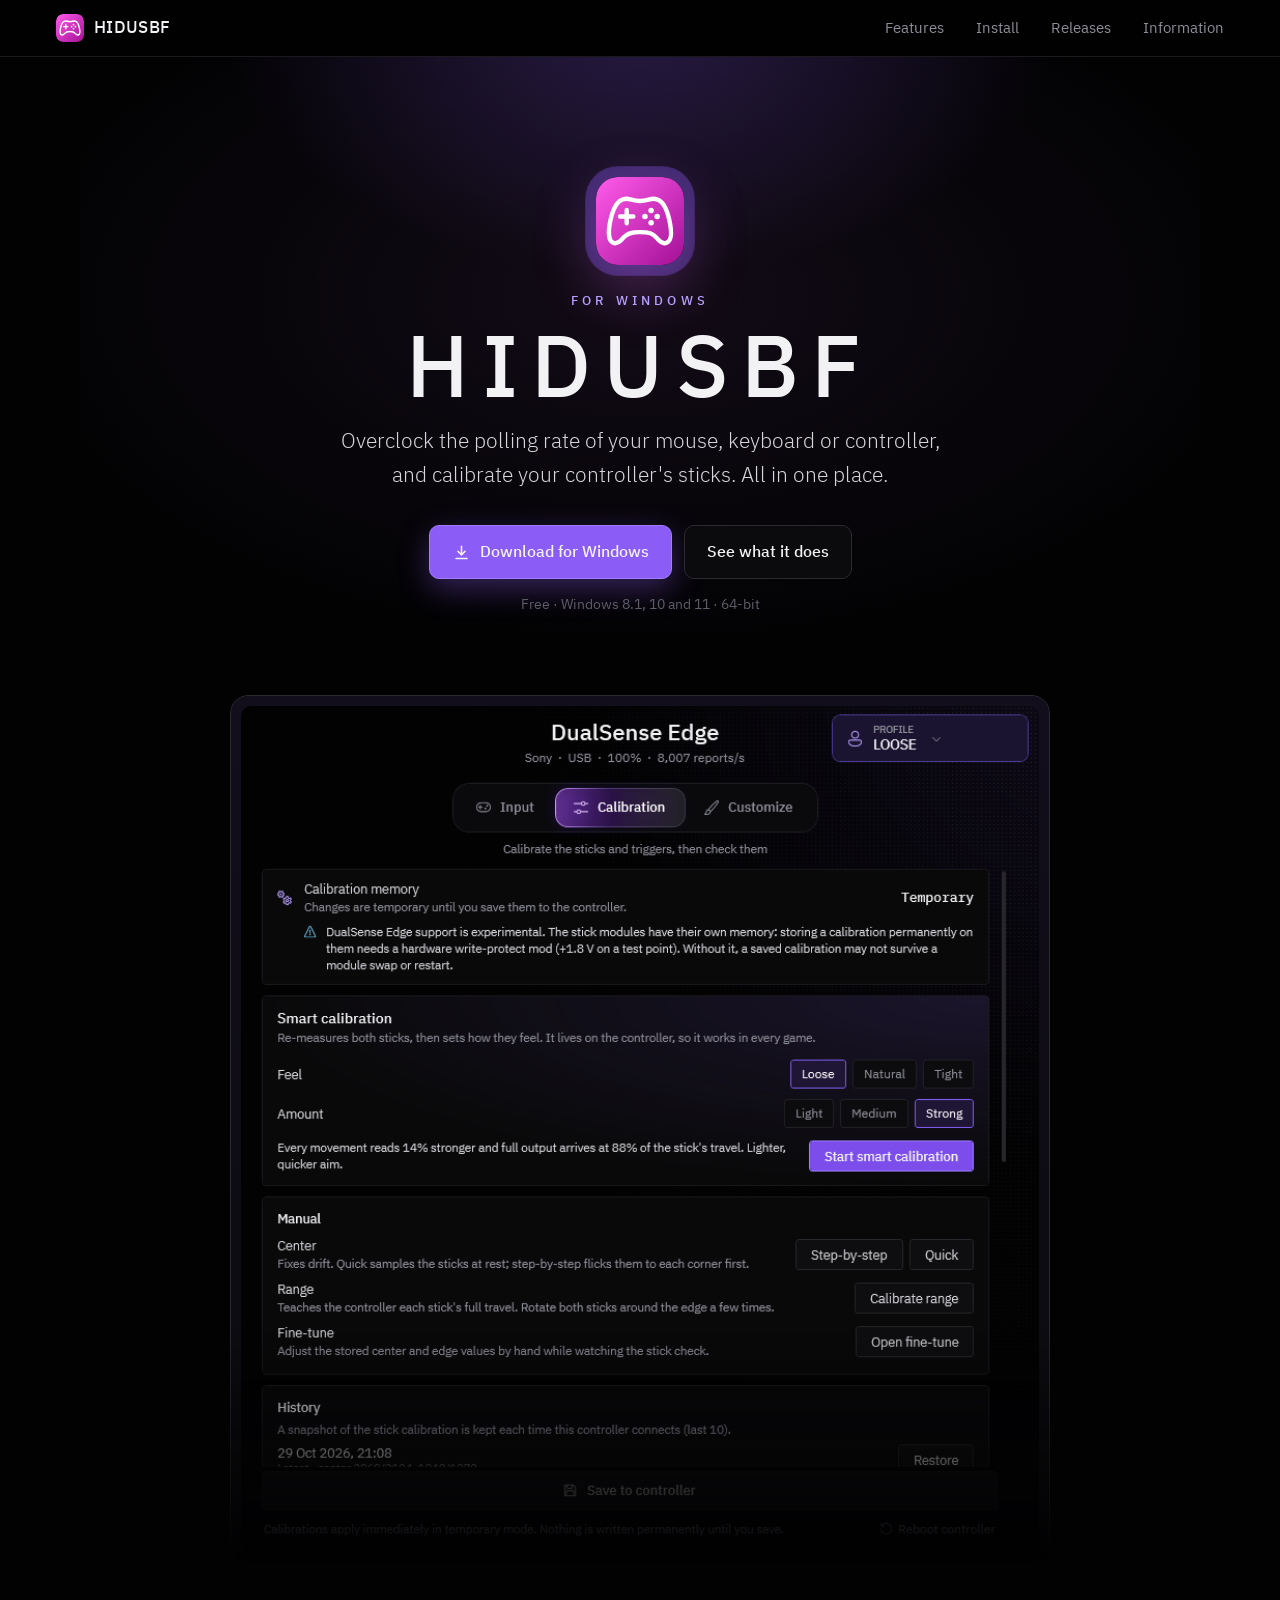
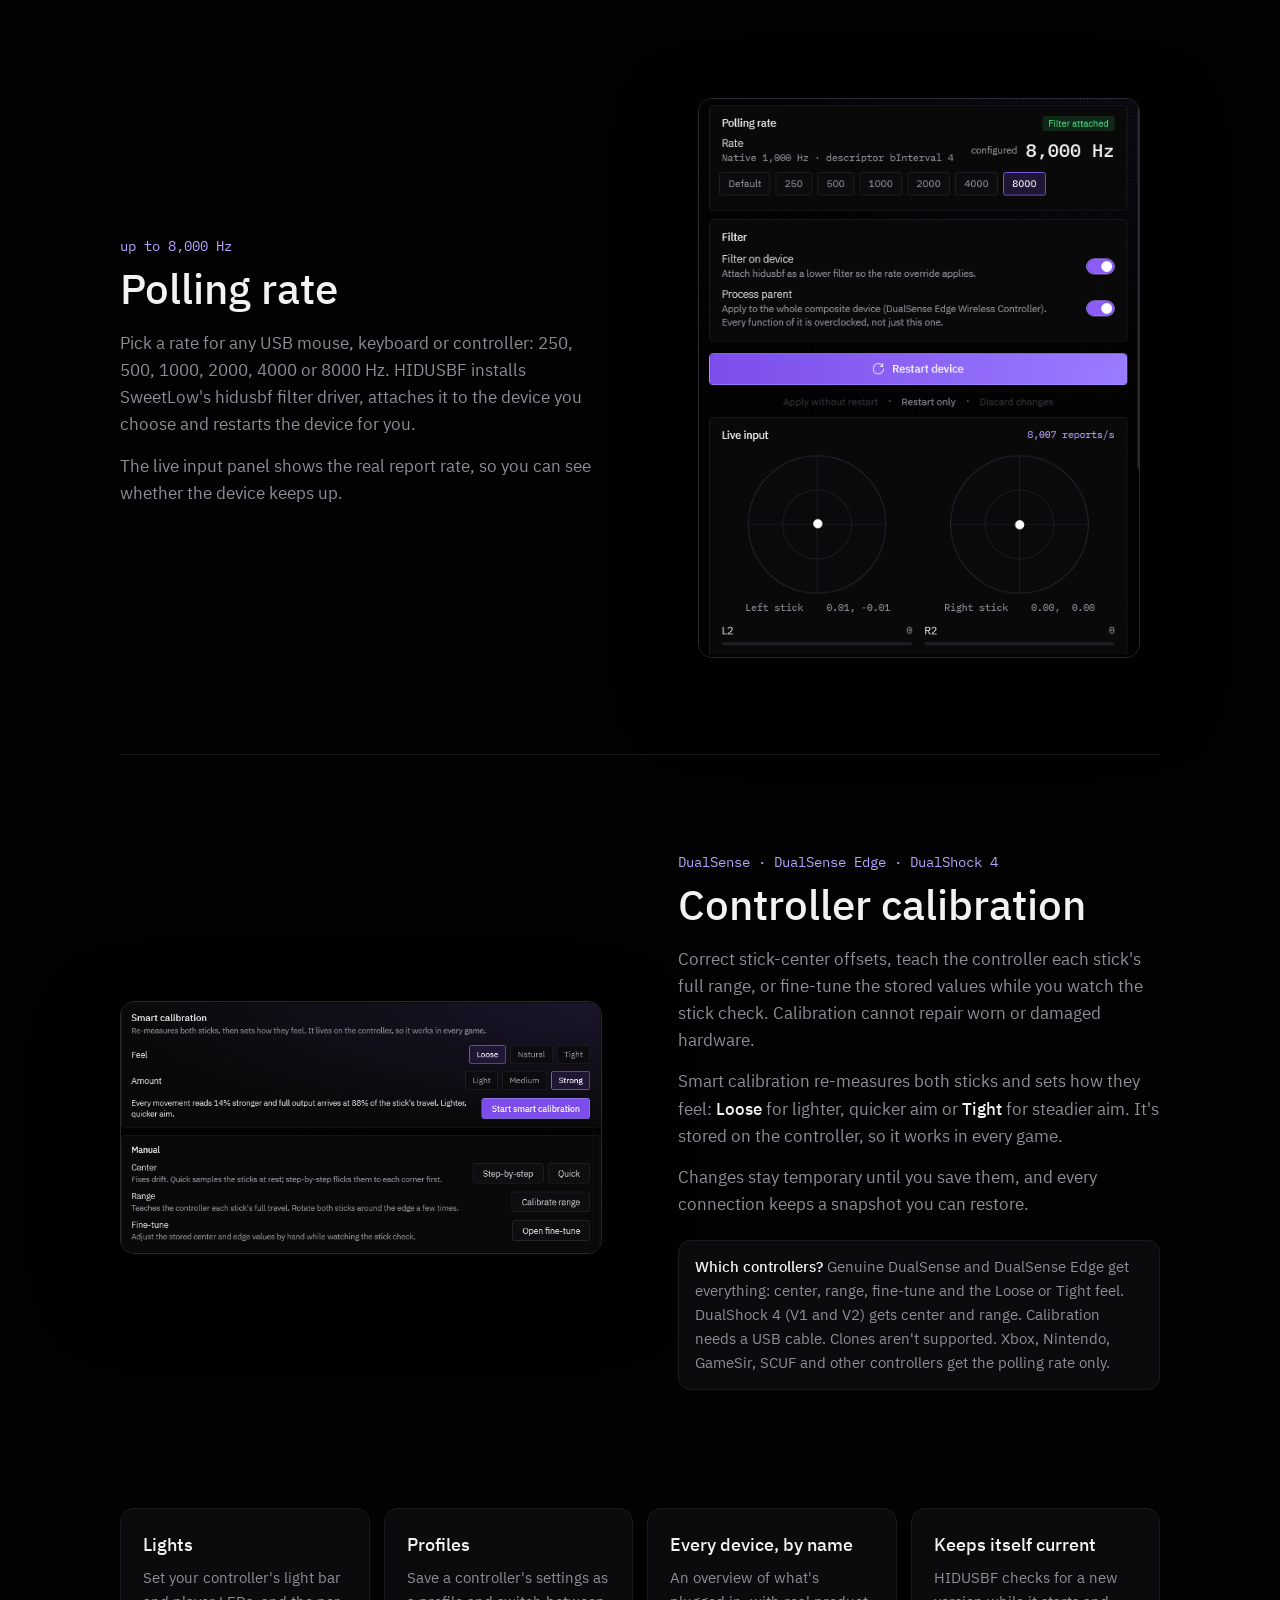
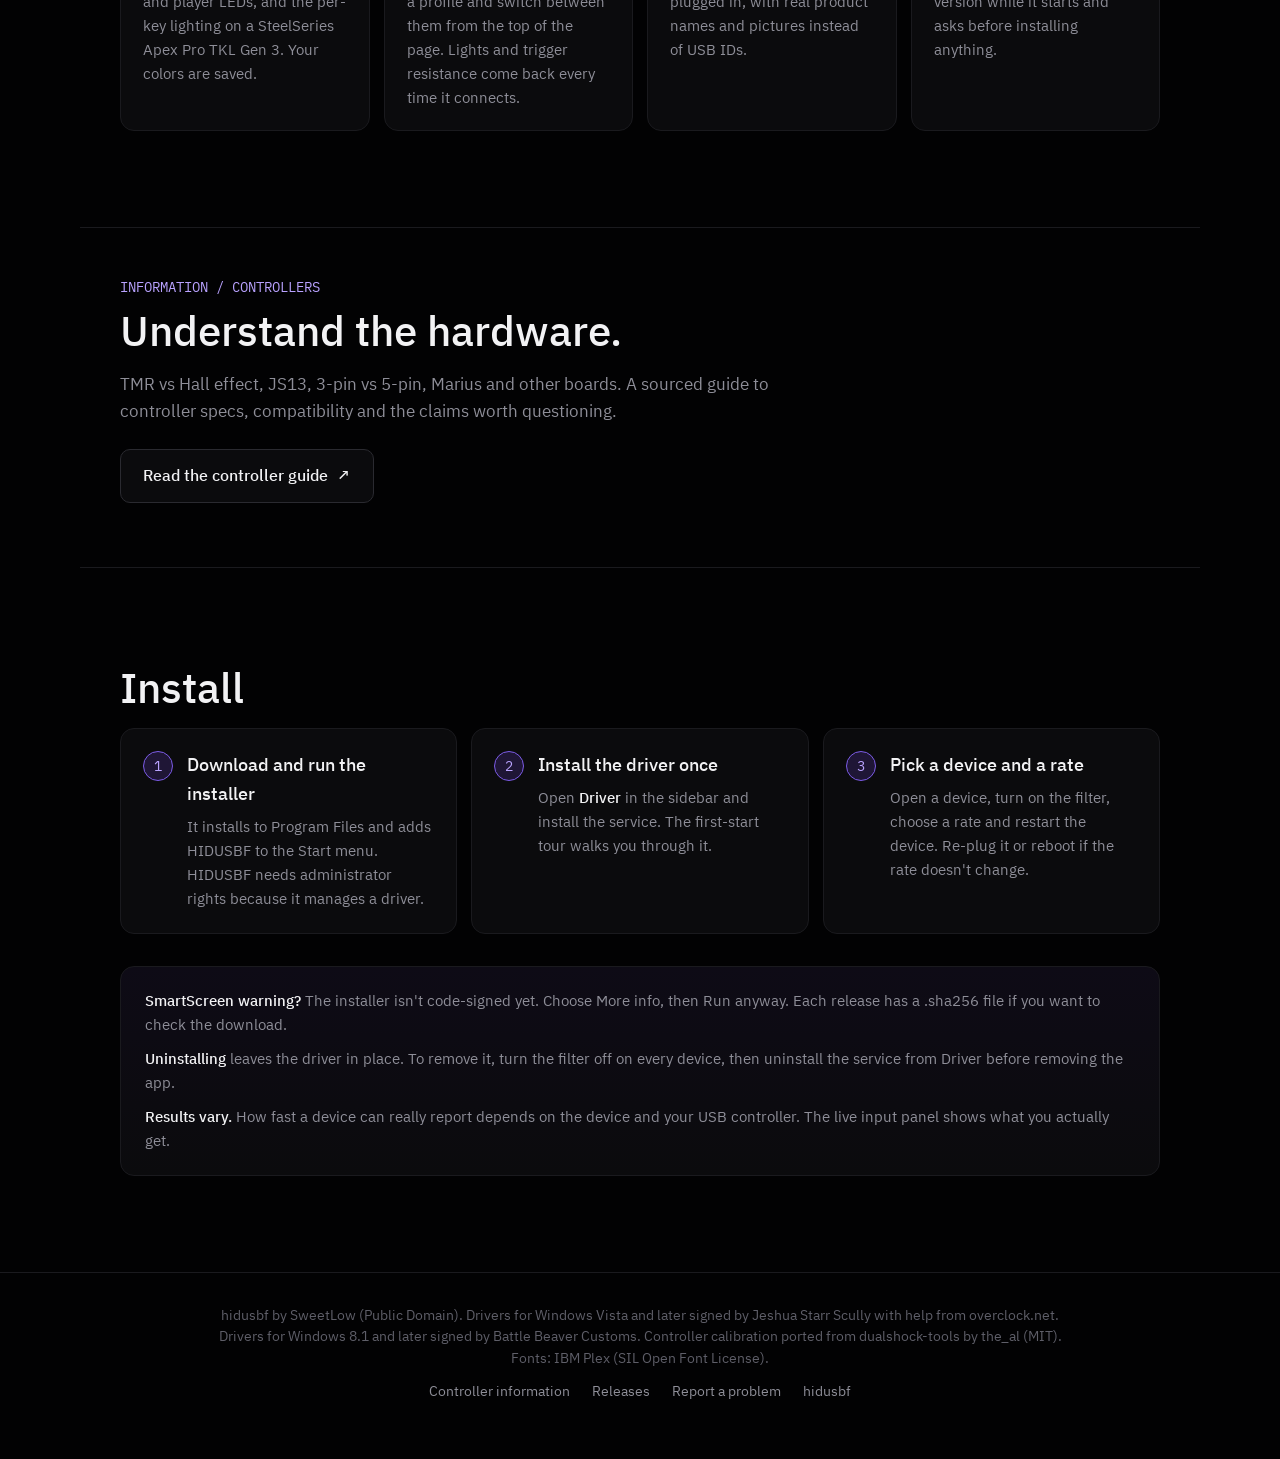
<file: index.html>
<!doctype html>
<html lang="en">
<head>
<meta charset="utf-8">
<meta name="viewport" content="width=device-width, initial-scale=1">
<title>HIDUSBF: polling rates and controller calibration for Windows</title>
<meta name="description" content="Overclock the USB polling rate of your mouse, keyboard or controller up to 8 kHz, and calibrate PlayStation controller sticks. Free for Windows.">
<meta property="og:title" content="HIDUSBF">
<meta property="og:description" content="Polling rates up to 8 kHz, controller calibration and lighting, in one Windows app.">
<meta property="og:image" content="https://hidusbf.app/assets/calibration.png">
<meta property="og:url" content="https://hidusbf.app/">
<meta name="theme-color" content="#020203">
<link rel="icon" href="assets/icon.svg" type="image/svg+xml">
<link rel="stylesheet" href="style.css">
</head>
<body>

<header class="nav">
  <a class="brand" href="#top"><img src="assets/icon.svg" alt="" width="28" height="28">HIDUSBF</a>
  <nav>
    <a href="#features">Features</a>
    <a href="#install">Install</a>
    <a href="https://github.com/KazboXIII/HIDUSBF/releases">Releases</a>
    <a href="information/">Information</a>
  </nav>
</header>

<main id="top">
  <section class="hero">
    <div class="glow" aria-hidden="true"></div>
    <img class="hero-icon" src="assets/icon.svg" alt="" width="88" height="88">
    <p class="eyebrow">For Windows</p>
    <h1>HIDUSBF</h1>
    <p class="lede">Overclock the polling rate of your mouse, keyboard or controller, and calibrate your controller's sticks. All in one place.</p>
    <div class="cta">
      <a class="button primary" id="download" href="https://github.com/KazboXIII/HIDUSBF/releases/latest">
        <svg viewBox="0 0 24 24" aria-hidden="true"><path d="M12 4v11m0 0-4.5-4.5M12 15l4.5-4.5M5 19.5h14"/></svg>
        <span id="download-label">Download for Windows</span>
      </a>
      <a class="button" href="#features">See what it does</a>
    </div>
    <p class="fine" id="download-meta">Free · Windows 8.1, 10 and 11 · 64-bit</p>
    <figure class="hero-shot">
      <img src="assets/calibration.png" alt="HIDUSBF calibration tab for a DualSense Edge, with Smart calibration set to Loose" width="770" height="815">
    </figure>
  </section>

  <section class="features" id="features">
    <article class="feature">
      <div class="text">
        <p class="tag mono">up to 8,000 Hz</p>
        <h2>Polling rate</h2>
        <p>Pick a rate for any USB mouse, keyboard or controller: 250, 500, 1000, 2000, 4000 or 8000 Hz. HIDUSBF installs SweetLow's hidusbf filter driver, attaches it to the device you choose and restarts the device for you.</p>
        <p>The live input panel shows the real report rate, so you can see whether the device keeps up.</p>
      </div>
      <img src="assets/polling.png" alt="Polling rate set to 8,000 Hz with live stick input reading 8,007 reports per second" width="524" height="665" loading="lazy">
    </article>

    <article class="feature flip">
      <div class="text">
        <p class="tag mono">DualSense · DualSense Edge · DualShock 4</p>
        <h2>Controller calibration</h2>
        <p>Correct stick-center offsets, teach the controller each stick's full range, or fine-tune the stored values while you watch the stick check. Calibration cannot repair worn or damaged hardware.</p>
        <p>Smart calibration re-measures both sticks and sets how they feel: <span class="hl">Loose</span> for lighter, quicker aim or <span class="hl">Tight</span> for steadier aim. It's stored on the controller, so it works in every game.</p>
        <p>Changes stay temporary until you save them, and every connection keeps a snapshot you can restore.</p>
        <p class="support"><span class="hl">Which controllers?</span> Genuine DualSense and DualSense Edge get everything: center, range, fine-tune and the Loose or Tight feel. DualShock 4 (V1 and V2) gets center and range. Calibration needs a USB cable. Clones aren't supported. Xbox, Nintendo, GameSir, SCUF and other controllers get the polling rate only.</p>
      </div>
      <img src="assets/smart-calibration.png" alt="Smart calibration set to Loose and Strong, above the manual center, range and fine-tune tools" width="703" height="368" loading="lazy">
    </article>

    <div class="grid">
      <div class="card">
        <h3>Lights</h3>
        <p>Set your controller's light bar and player LEDs, and the per-key lighting on a SteelSeries Apex Pro TKL Gen 3. Your colors are saved.</p>
      </div>
      <div class="card">
        <h3>Profiles</h3>
        <p>Save a controller's settings as a profile and switch between them from the top of the page. Lights and trigger resistance come back every time it connects.</p>
      </div>
      <div class="card">
        <h3>Every device, by name</h3>
        <p>An overview of what's plugged in, with real product names and pictures instead of USB IDs.</p>
      </div>
      <div class="card">
        <h3>Keeps itself current</h3>
        <p>HIDUSBF checks for a new version while it starts and asks before installing anything.</p>
      </div>
    </div>
  </section>

  <section class="info-link-section" aria-labelledby="information-title">
    <p class="tag mono">INFORMATION / CONTROLLERS</p>
    <h2 id="information-title">Understand the hardware.</h2>
    <p>TMR vs Hall effect, JS13, 3-pin vs 5-pin, Marius and other boards. A sourced guide to controller specs, compatibility and the claims worth questioning.</p>
    <a class="button" href="information/">Read the controller guide <span aria-hidden="true">↗</span></a>
  </section>

  <section class="install" id="install">
    <h2>Install</h2>
    <ol>
      <li><span class="n mono">1</span><div><h3>Download and run the installer</h3><p>It installs to Program Files and adds HIDUSBF to the Start menu. HIDUSBF needs administrator rights because it manages a driver.</p></div></li>
      <li><span class="n mono">2</span><div><h3>Install the driver once</h3><p>Open <span class="hl">Driver</span> in the sidebar and install the service. The first-start tour walks you through it.</p></div></li>
      <li><span class="n mono">3</span><div><h3>Pick a device and a rate</h3><p>Open a device, turn on the filter, choose a rate and restart the device. Re-plug it or reboot if the rate doesn't change.</p></div></li>
    </ol>
    <div class="notes">
      <p><span class="hl">SmartScreen warning?</span> The installer isn't code-signed yet. Choose More info, then Run anyway. Each release has a .sha256 file if you want to check the download.</p>
      <p><span class="hl">Uninstalling</span> leaves the driver in place. To remove it, turn the filter off on every device, then uninstall the service from Driver before removing the app.</p>
      <p><span class="hl">Results vary.</span> How fast a device can really report depends on the device and your USB controller. The live input panel shows what you actually get.</p>
    </div>
  </section>
</main>

<footer>
  <p>hidusbf by SweetLow (Public Domain). Drivers for Windows Vista and later signed by Jeshua Starr Scully with help from overclock.net. Drivers for Windows 8.1 and later signed by Battle Beaver Customs. Controller calibration ported from dualshock-tools by the_al (MIT). Fonts: IBM Plex (SIL Open Font License).</p>
  <p class="links"><a href="information/">Controller information</a><a href="https://github.com/KazboXIII/HIDUSBF/releases">Releases</a><a href="https://github.com/KazboXIII/HIDUSBF/issues">Report a problem</a><a href="https://github.com/LordOfMice/hidusbf">hidusbf</a></p>
</footer>

<script>
// Point the download button straight at the newest installer (falls back to the Releases page).
fetch('https://api.github.com/repos/KazboXIII/HIDUSBF/releases/latest')
  .then(function (r) { return r.ok ? r.json() : null; })
  .then(function (rel) {
    if (!rel) return;
    var a = (rel.assets || []).filter(function (x) { return /-Setup\.exe$/.test(x.name); })[0];
    if (!a) return;
    document.getElementById('download').href = a.browser_download_url;
    document.getElementById('download-label').textContent = 'Download ' + rel.tag_name.replace(/^v/, '');
    document.getElementById('download-meta').textContent = 'Free · Windows 8.1, 10 and 11 · 64-bit · ' + (a.size / 1048576).toFixed(1) + ' MB';
  })
  .catch(function () {});
</script>
</body>
</html>
</file>
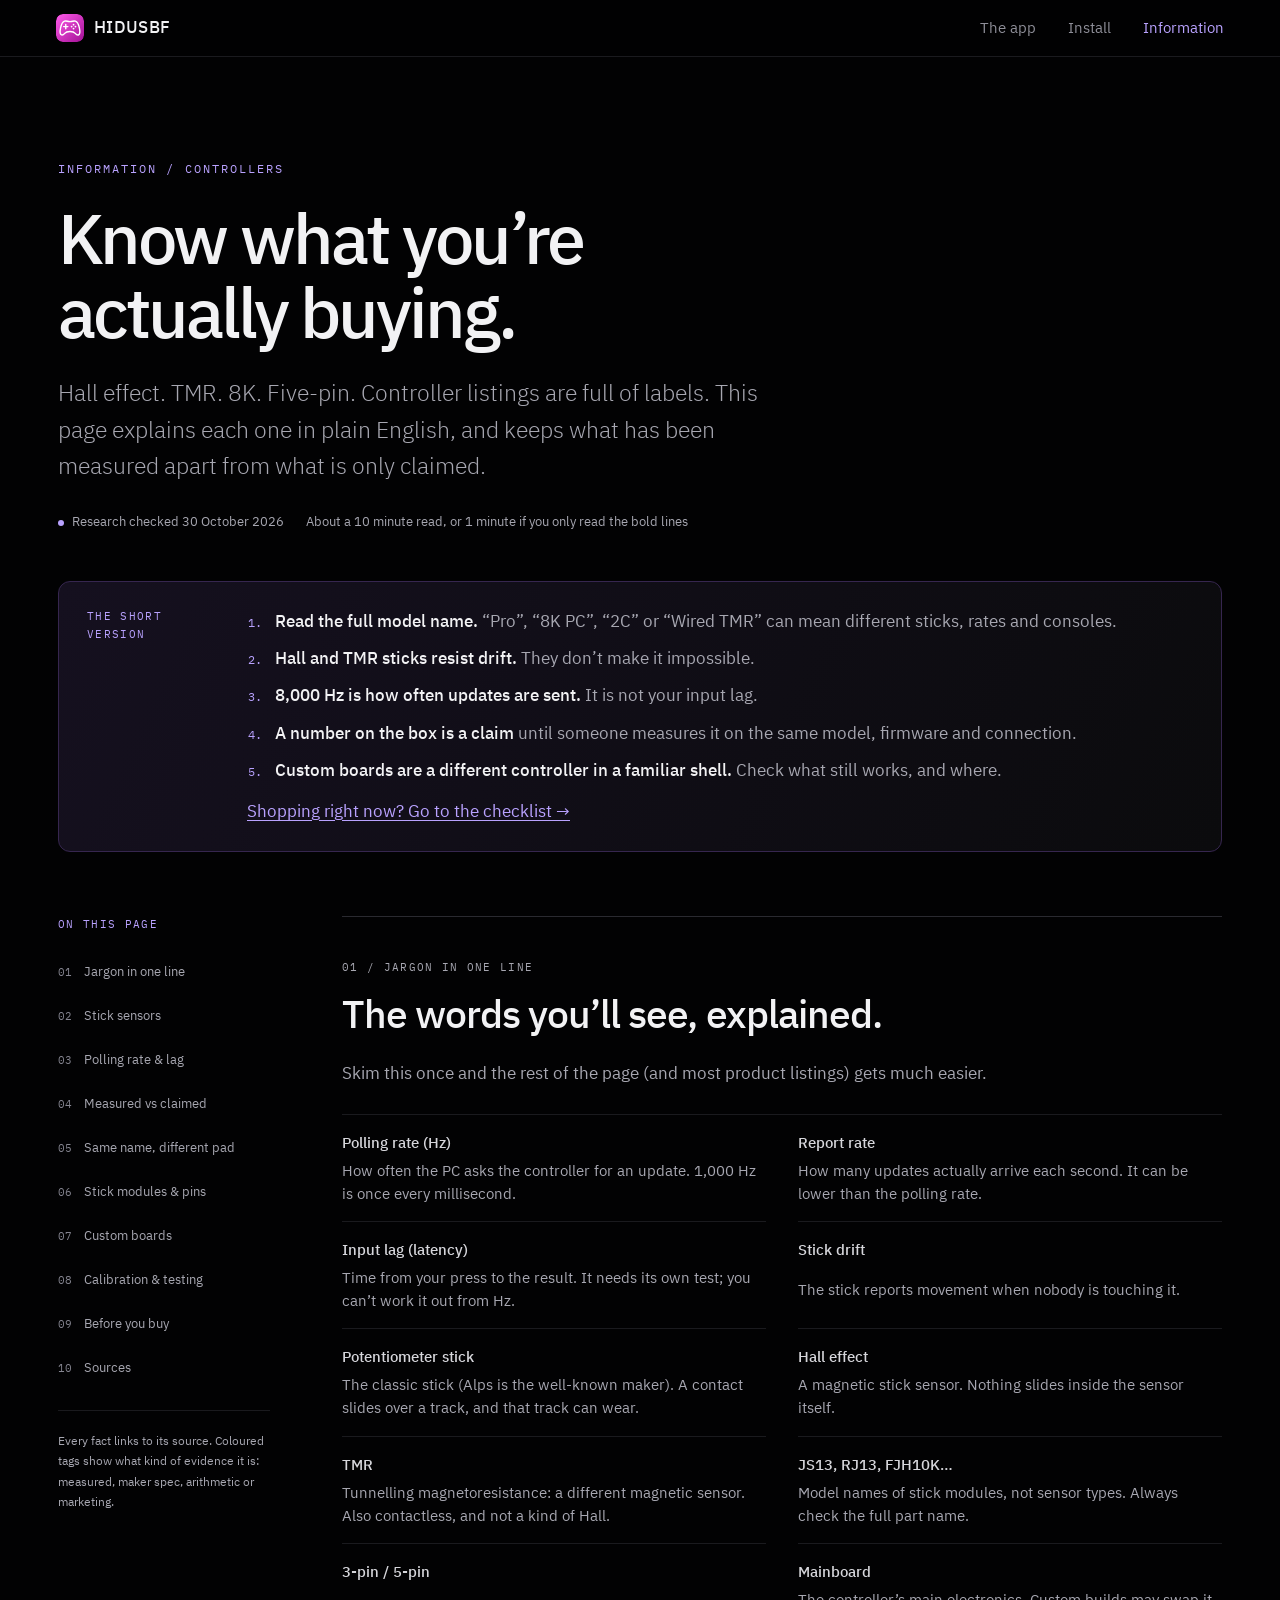
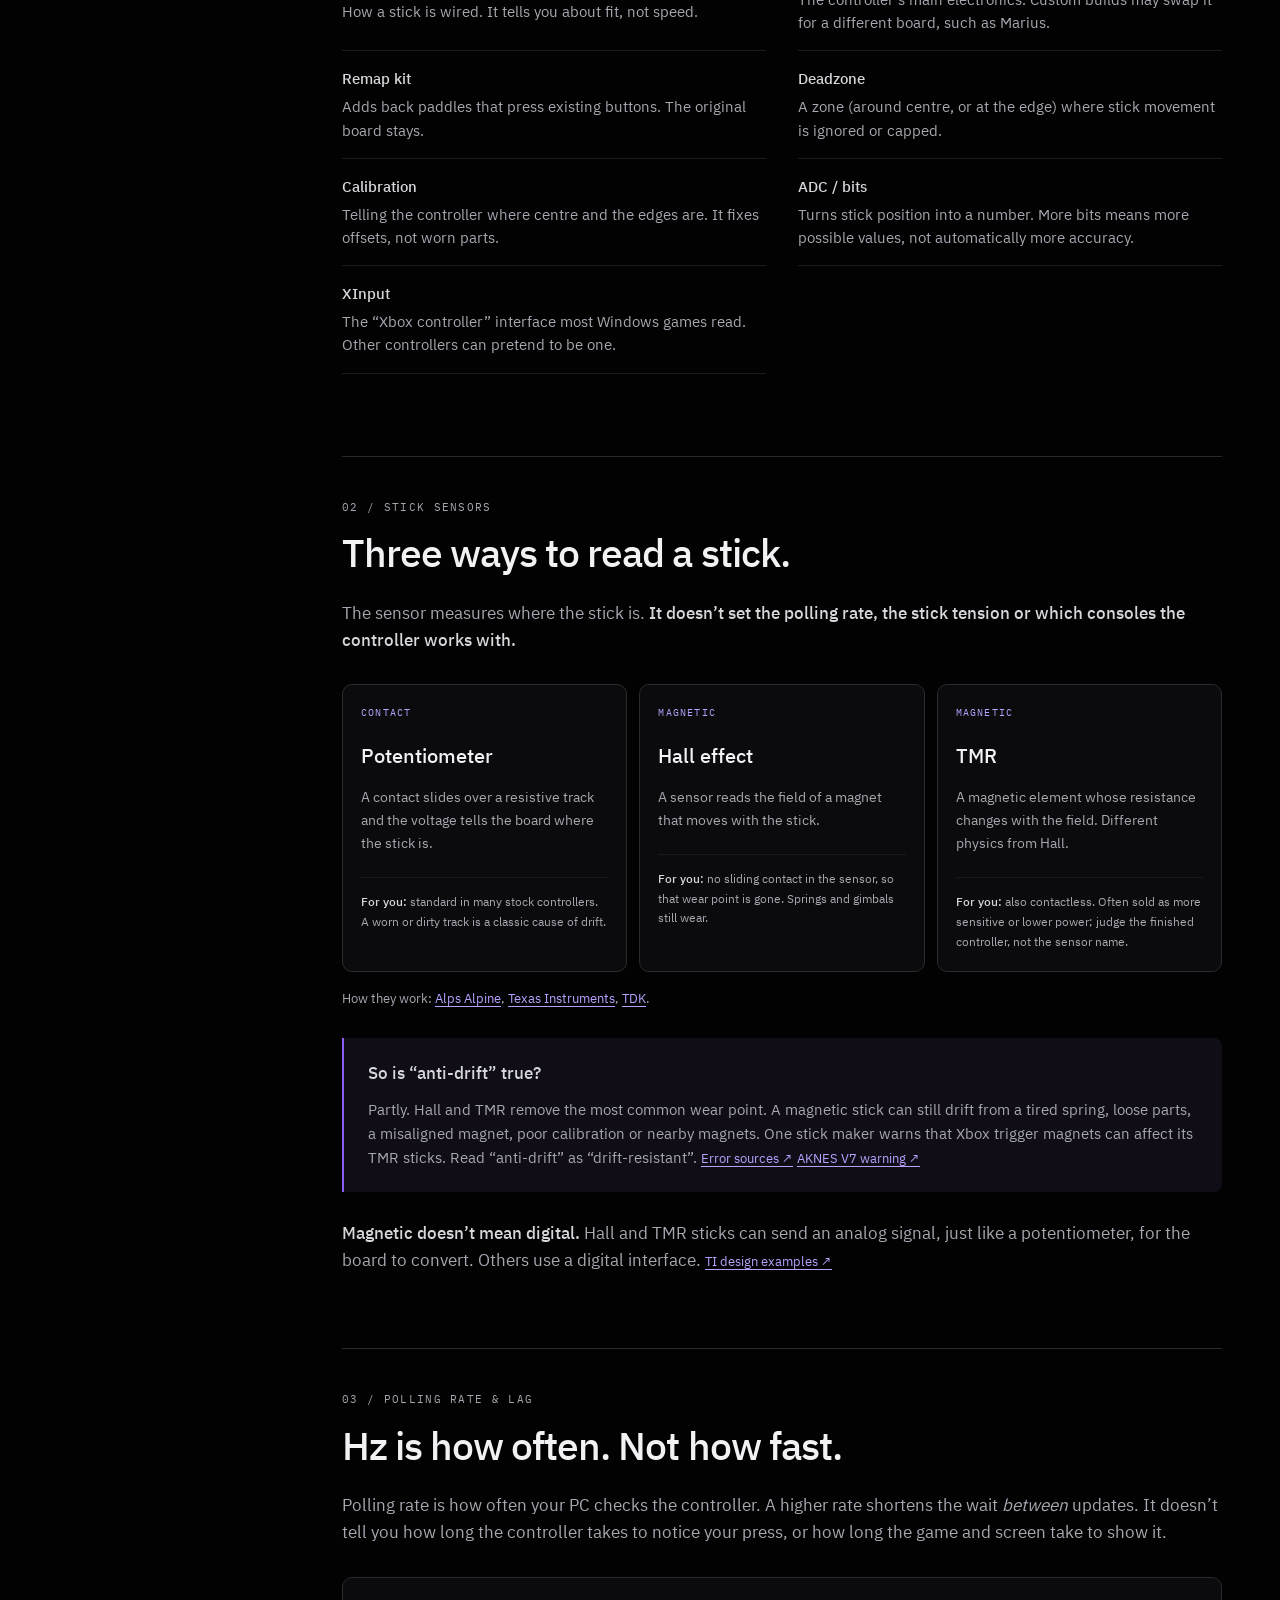
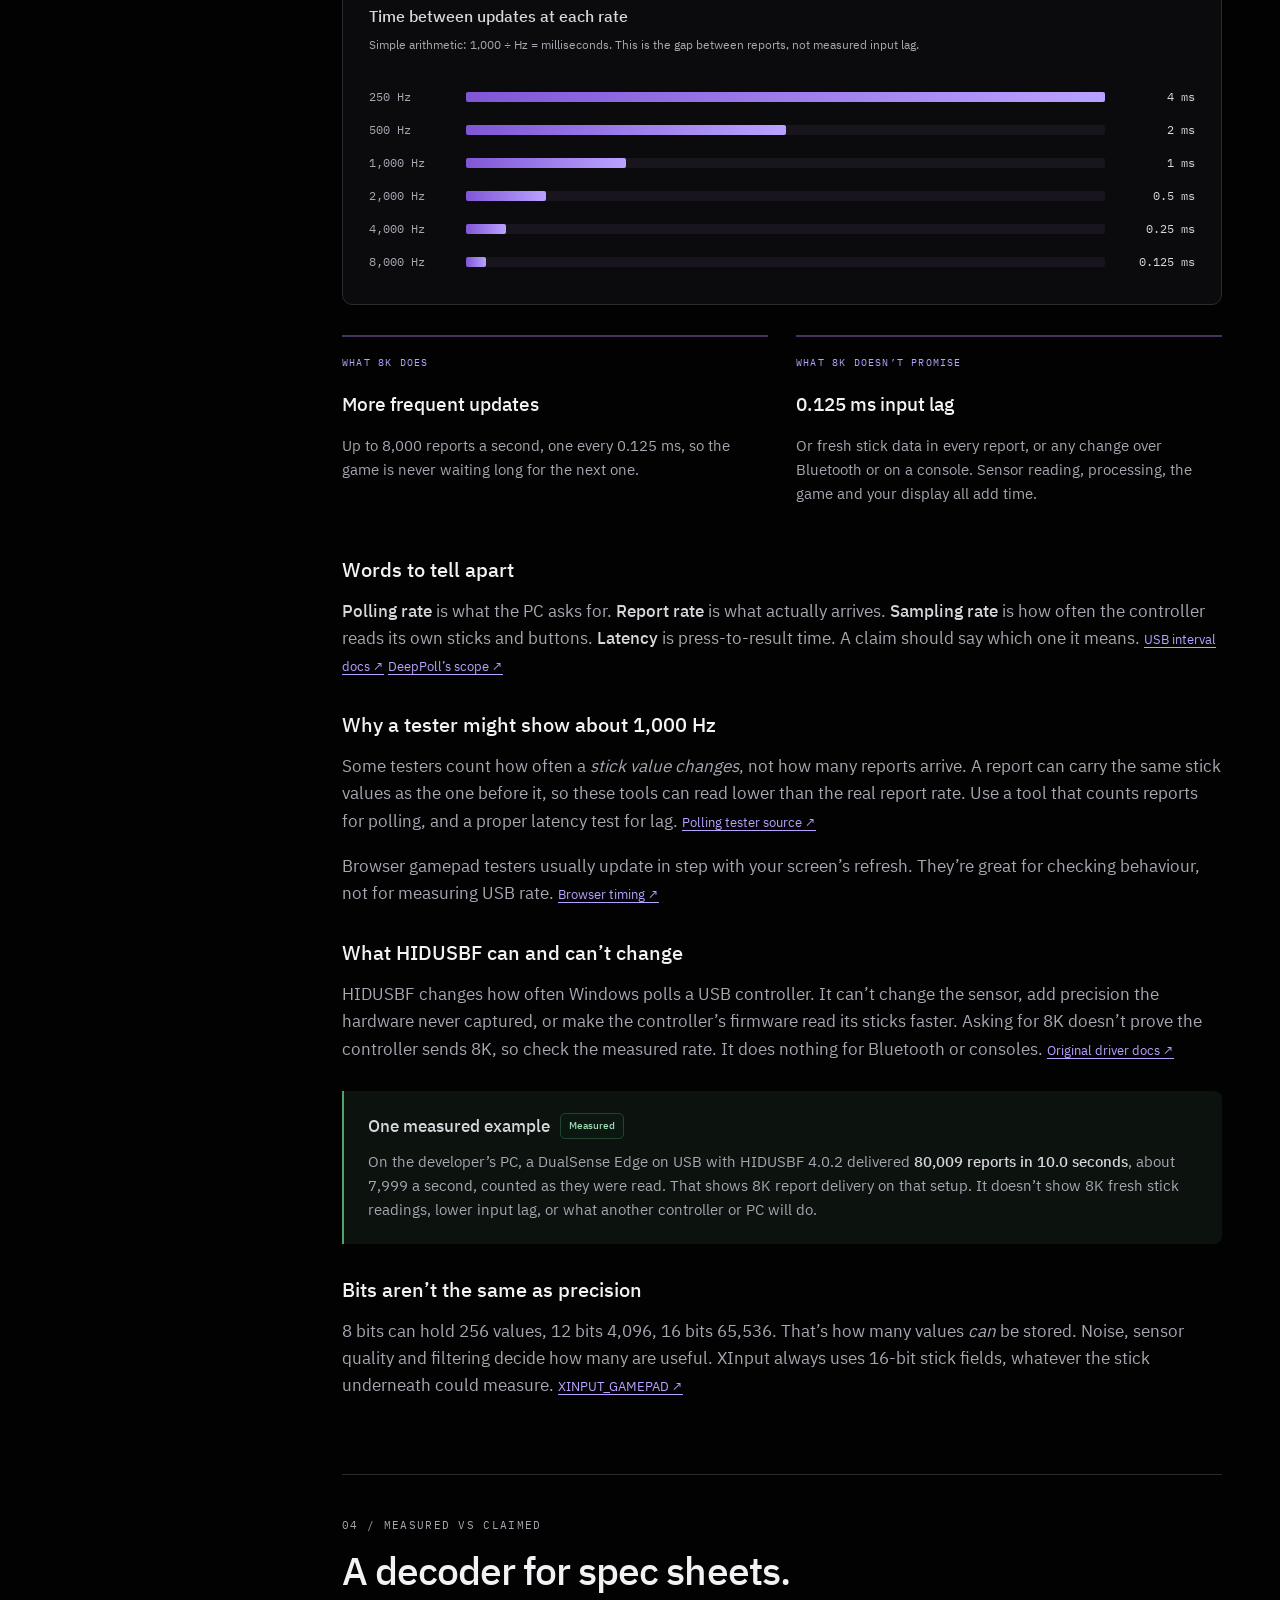
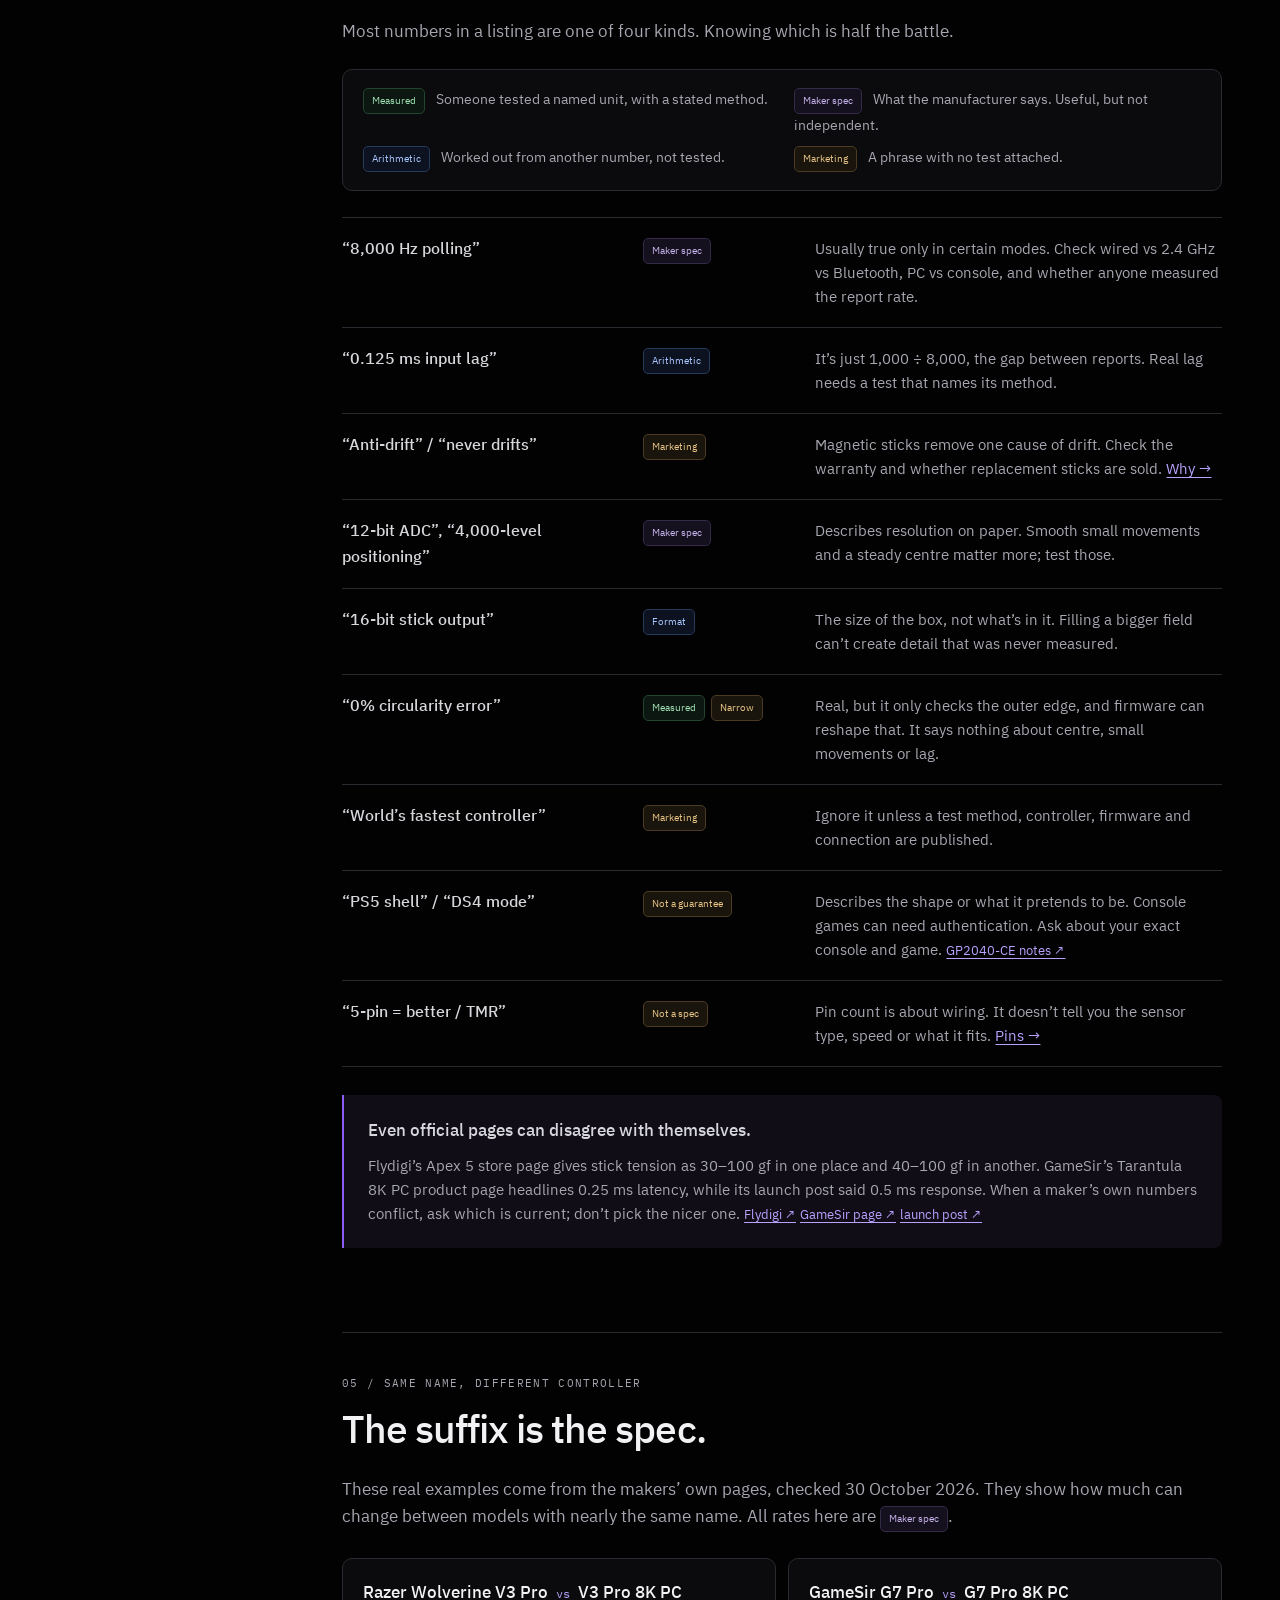
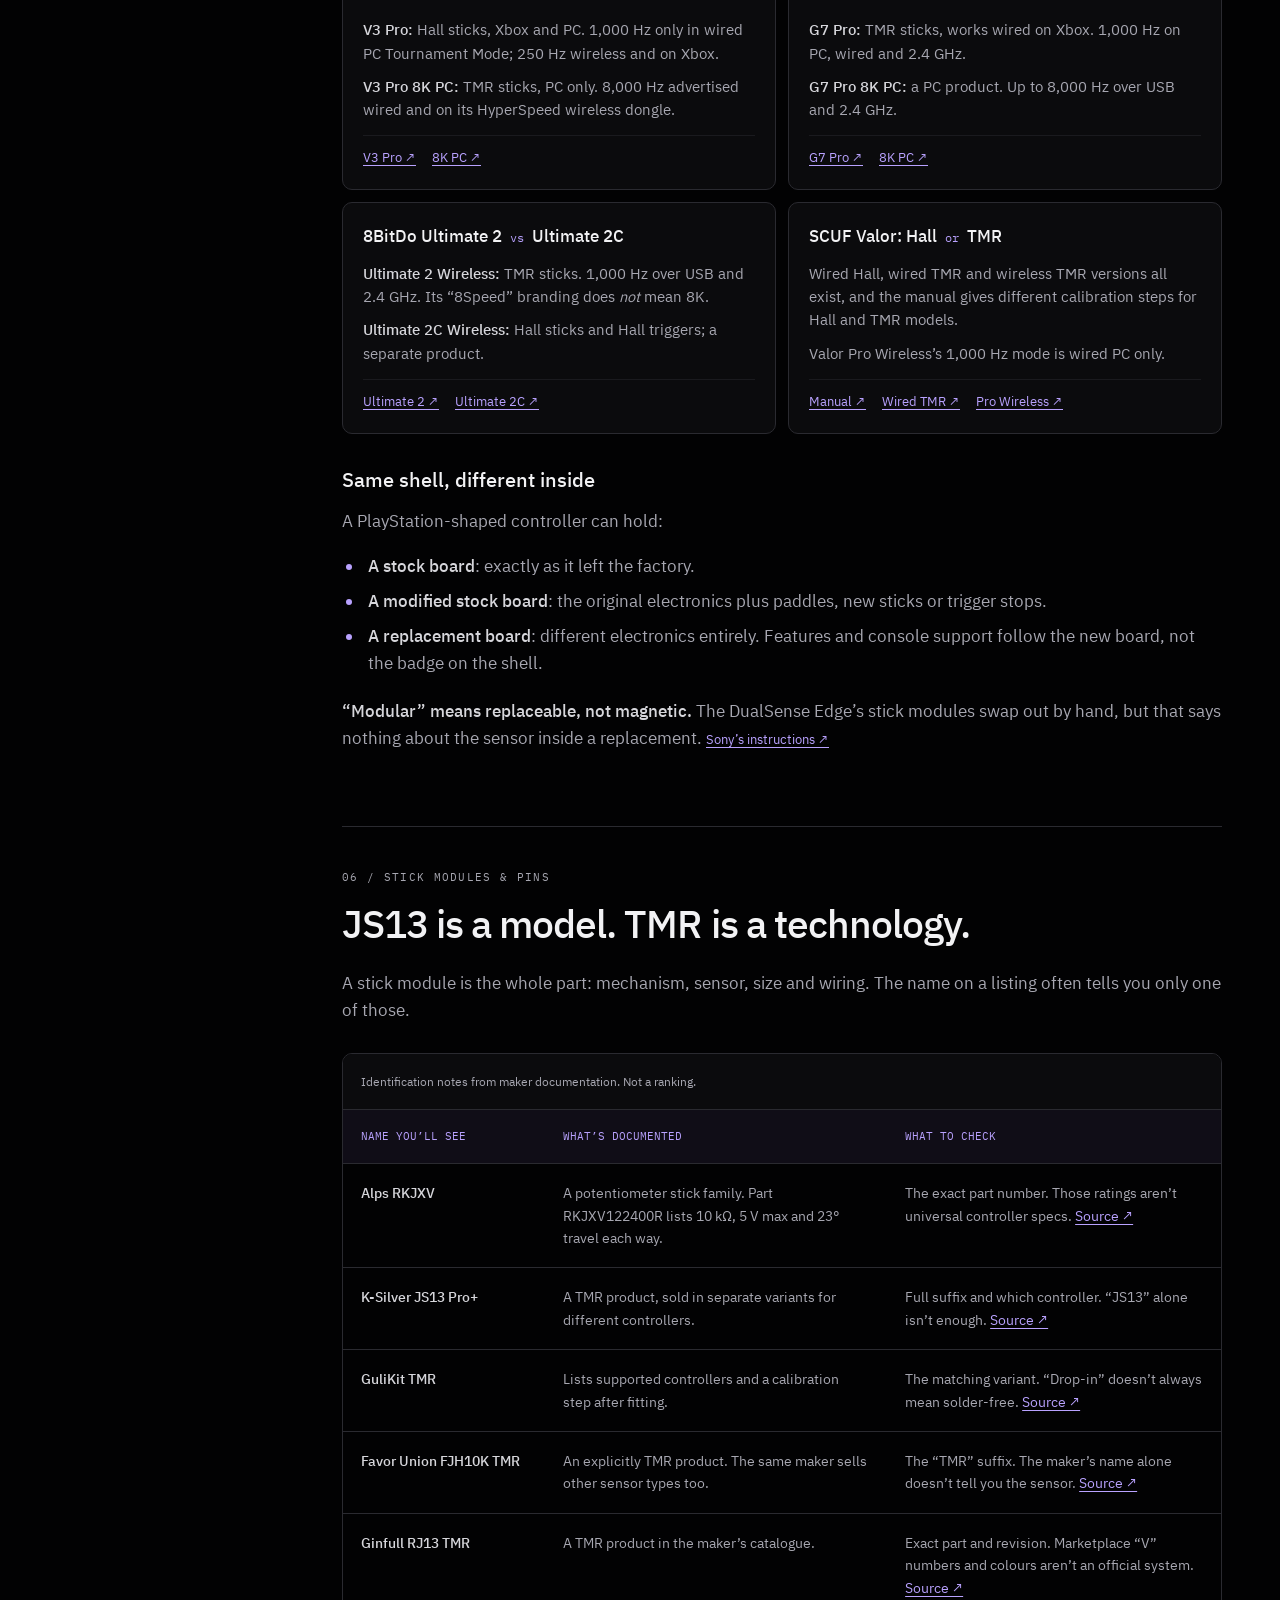
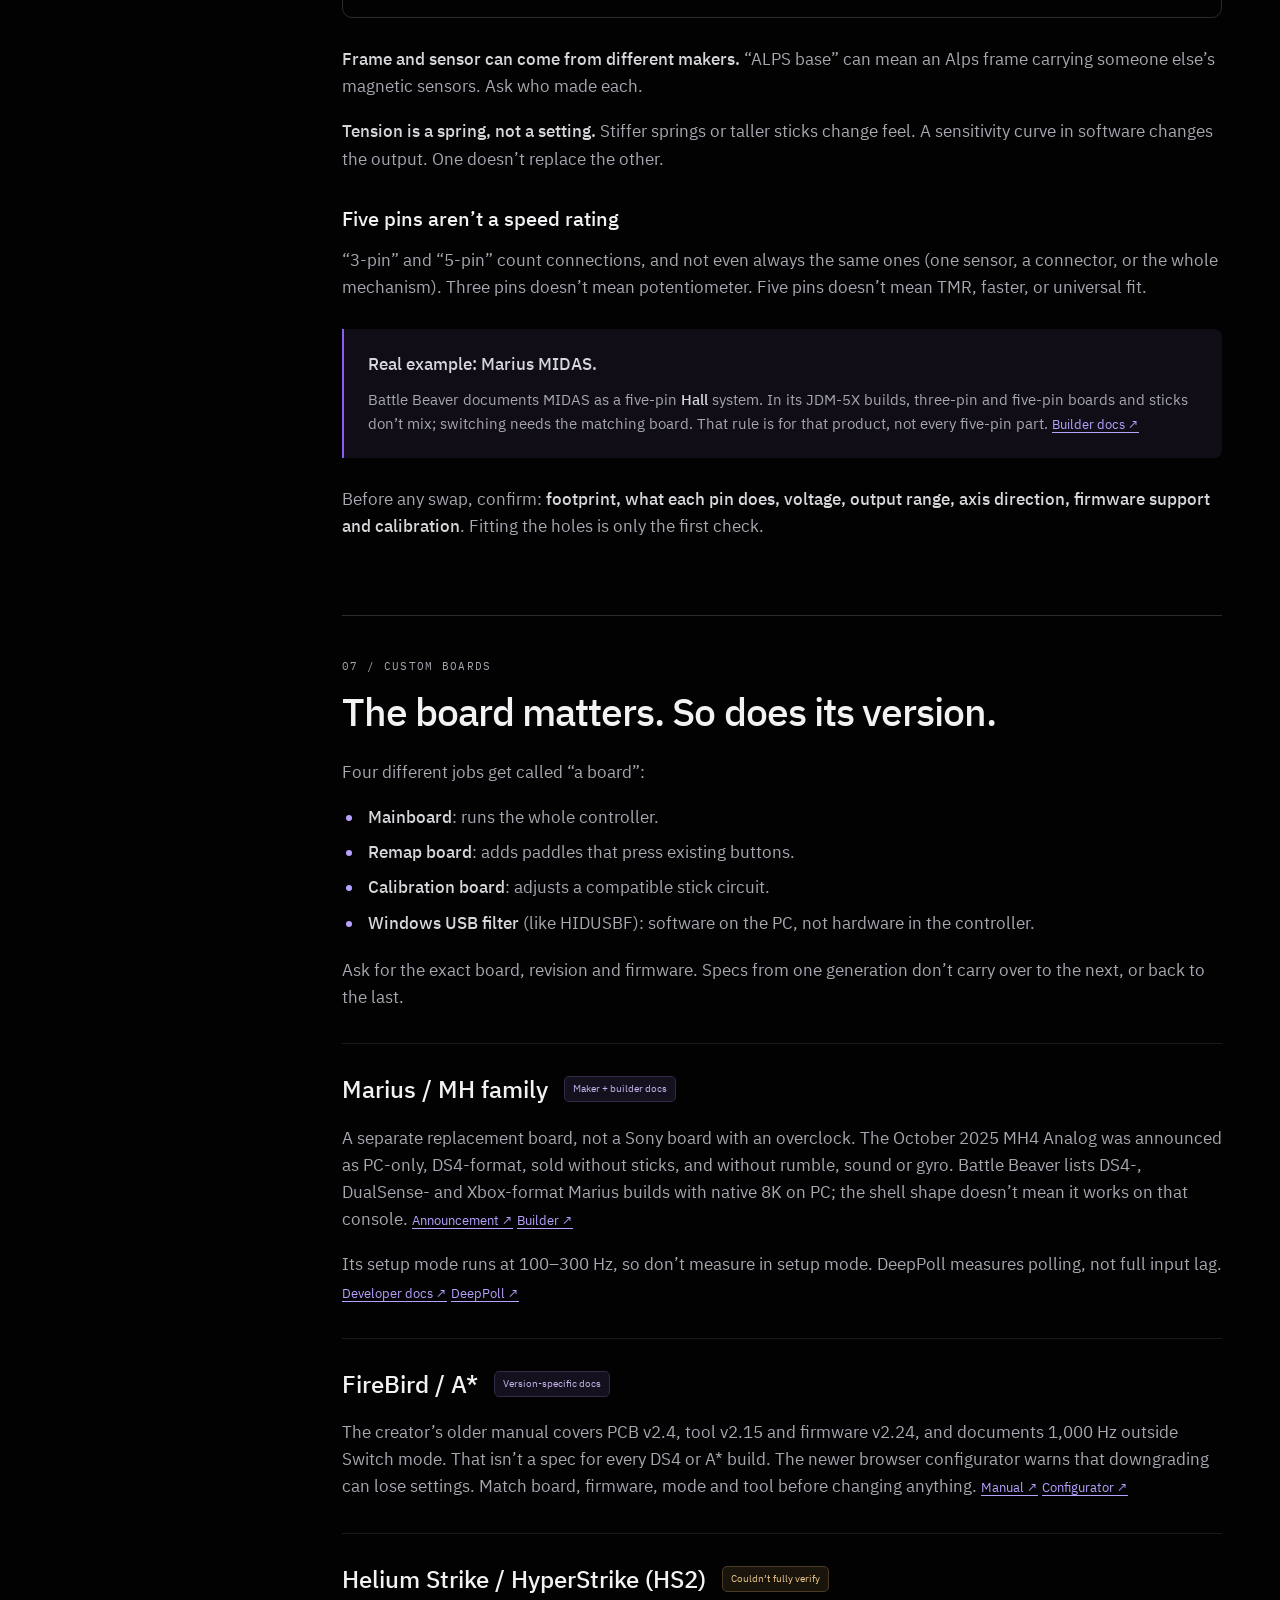
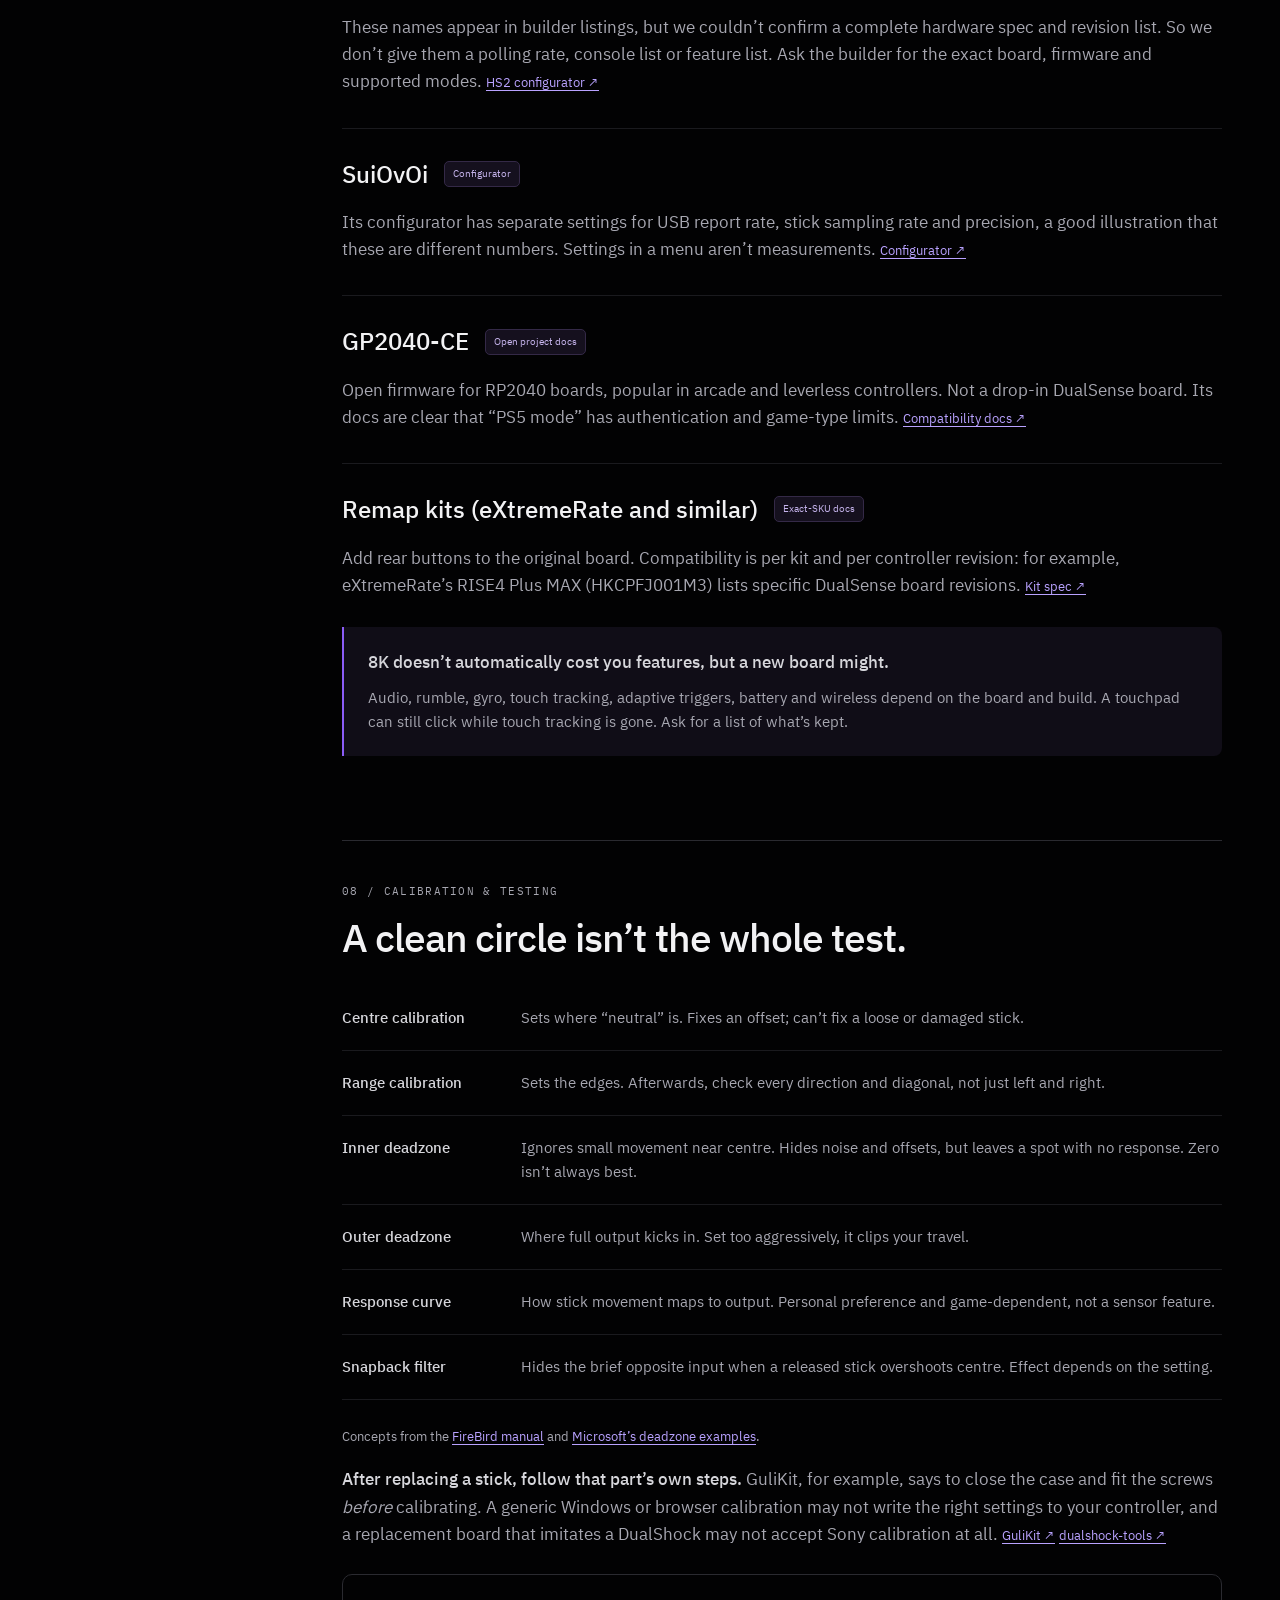
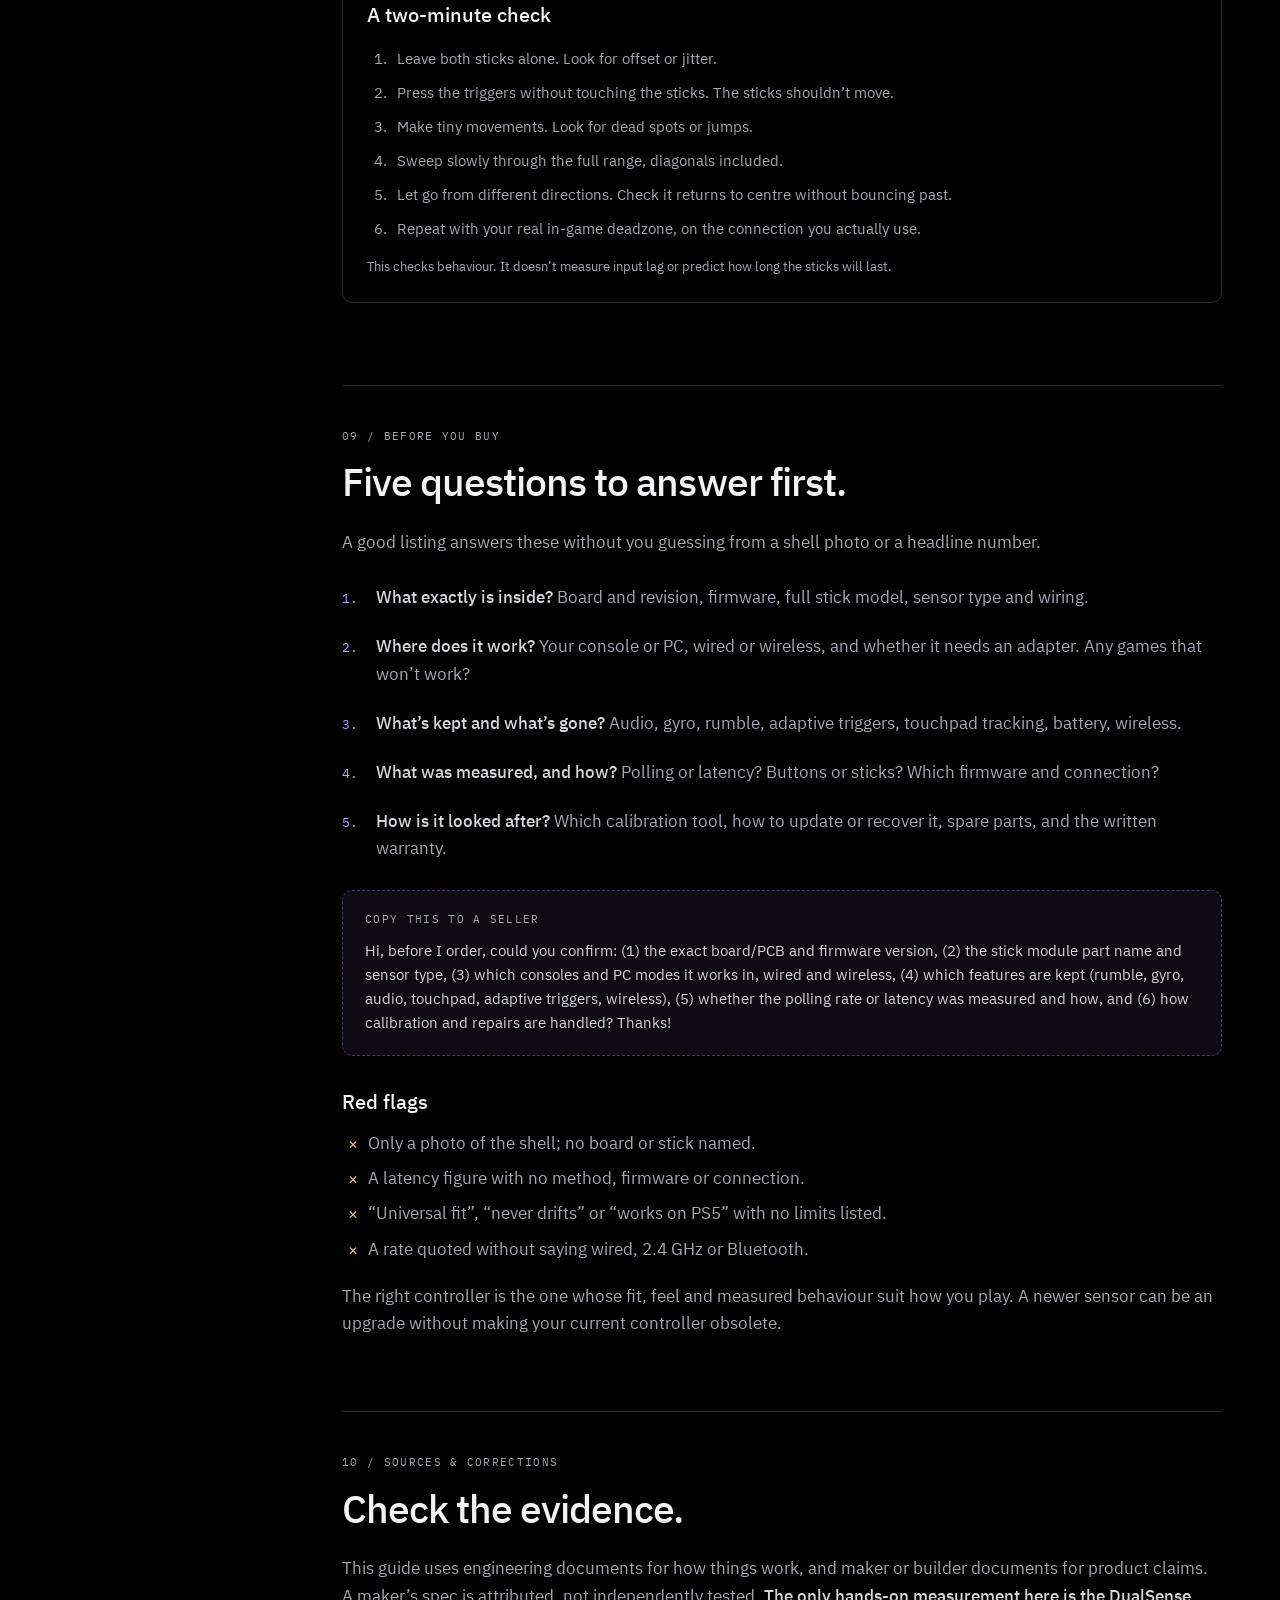
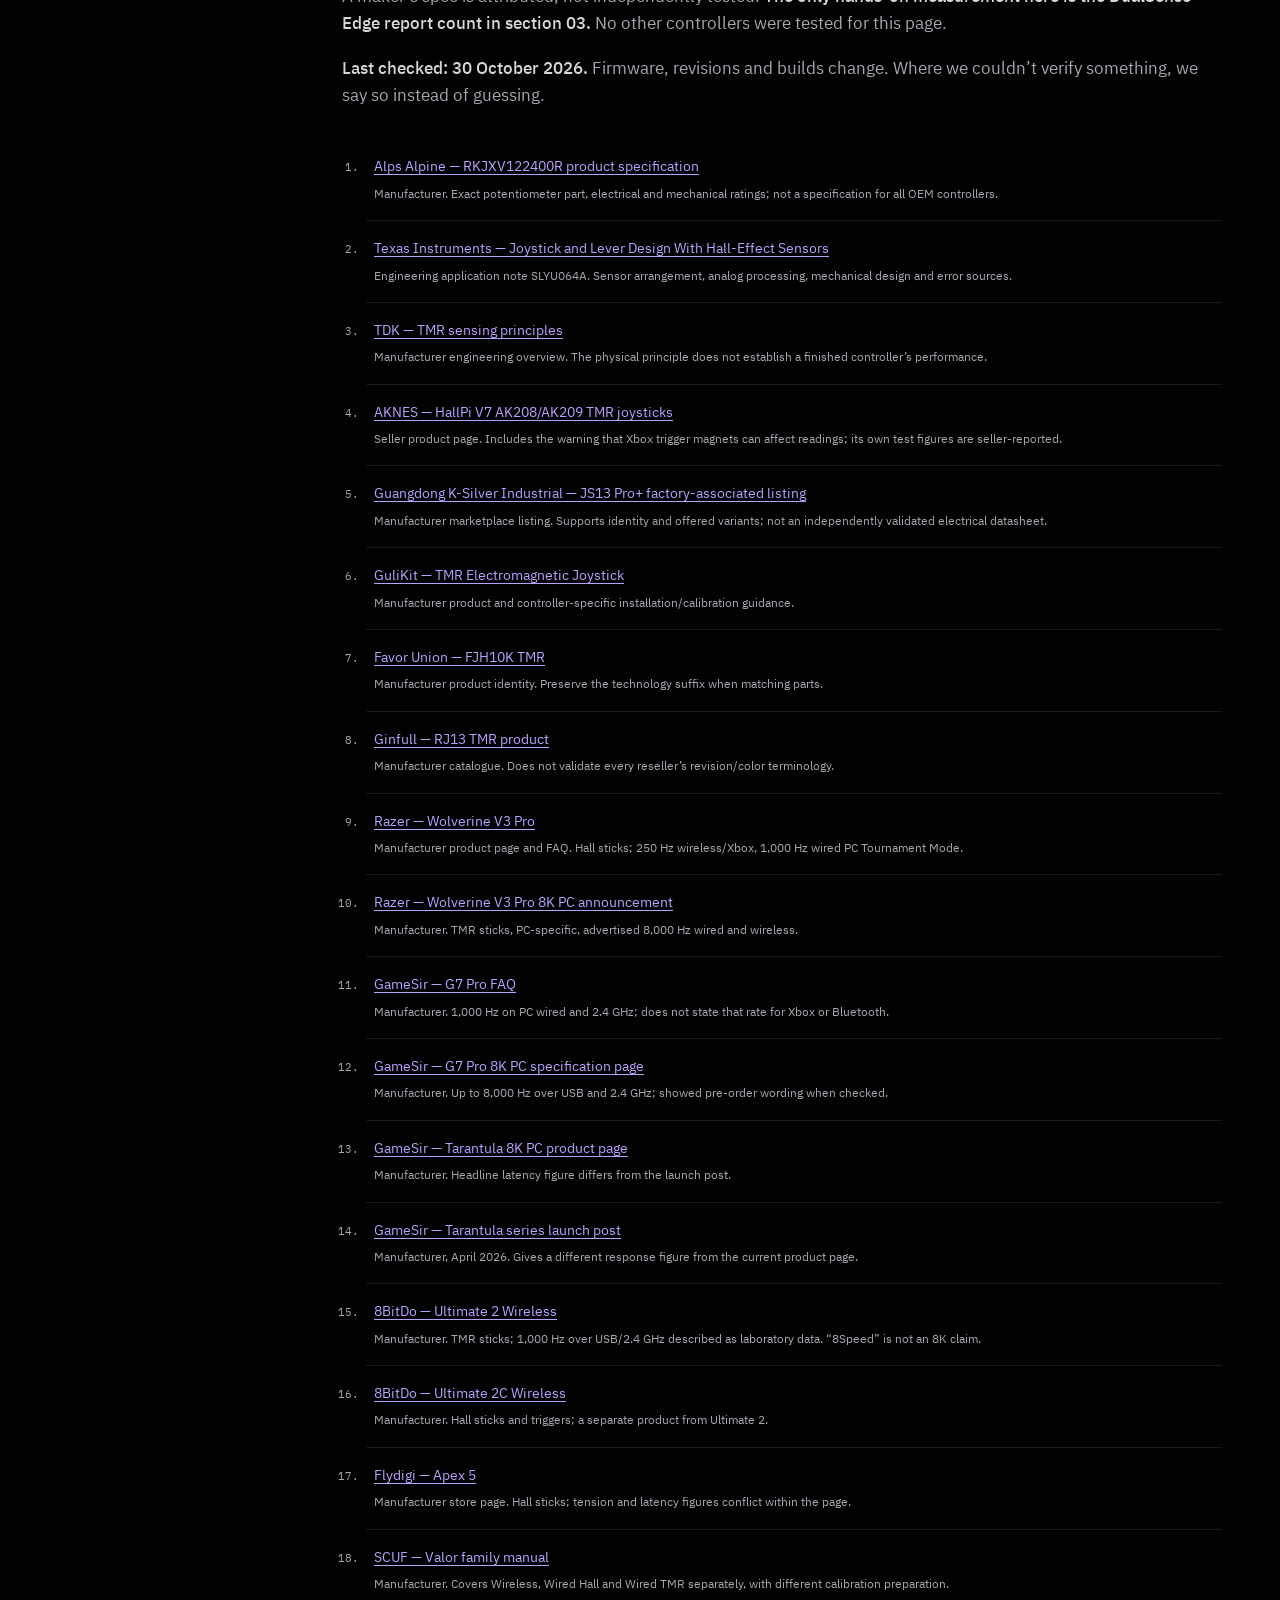
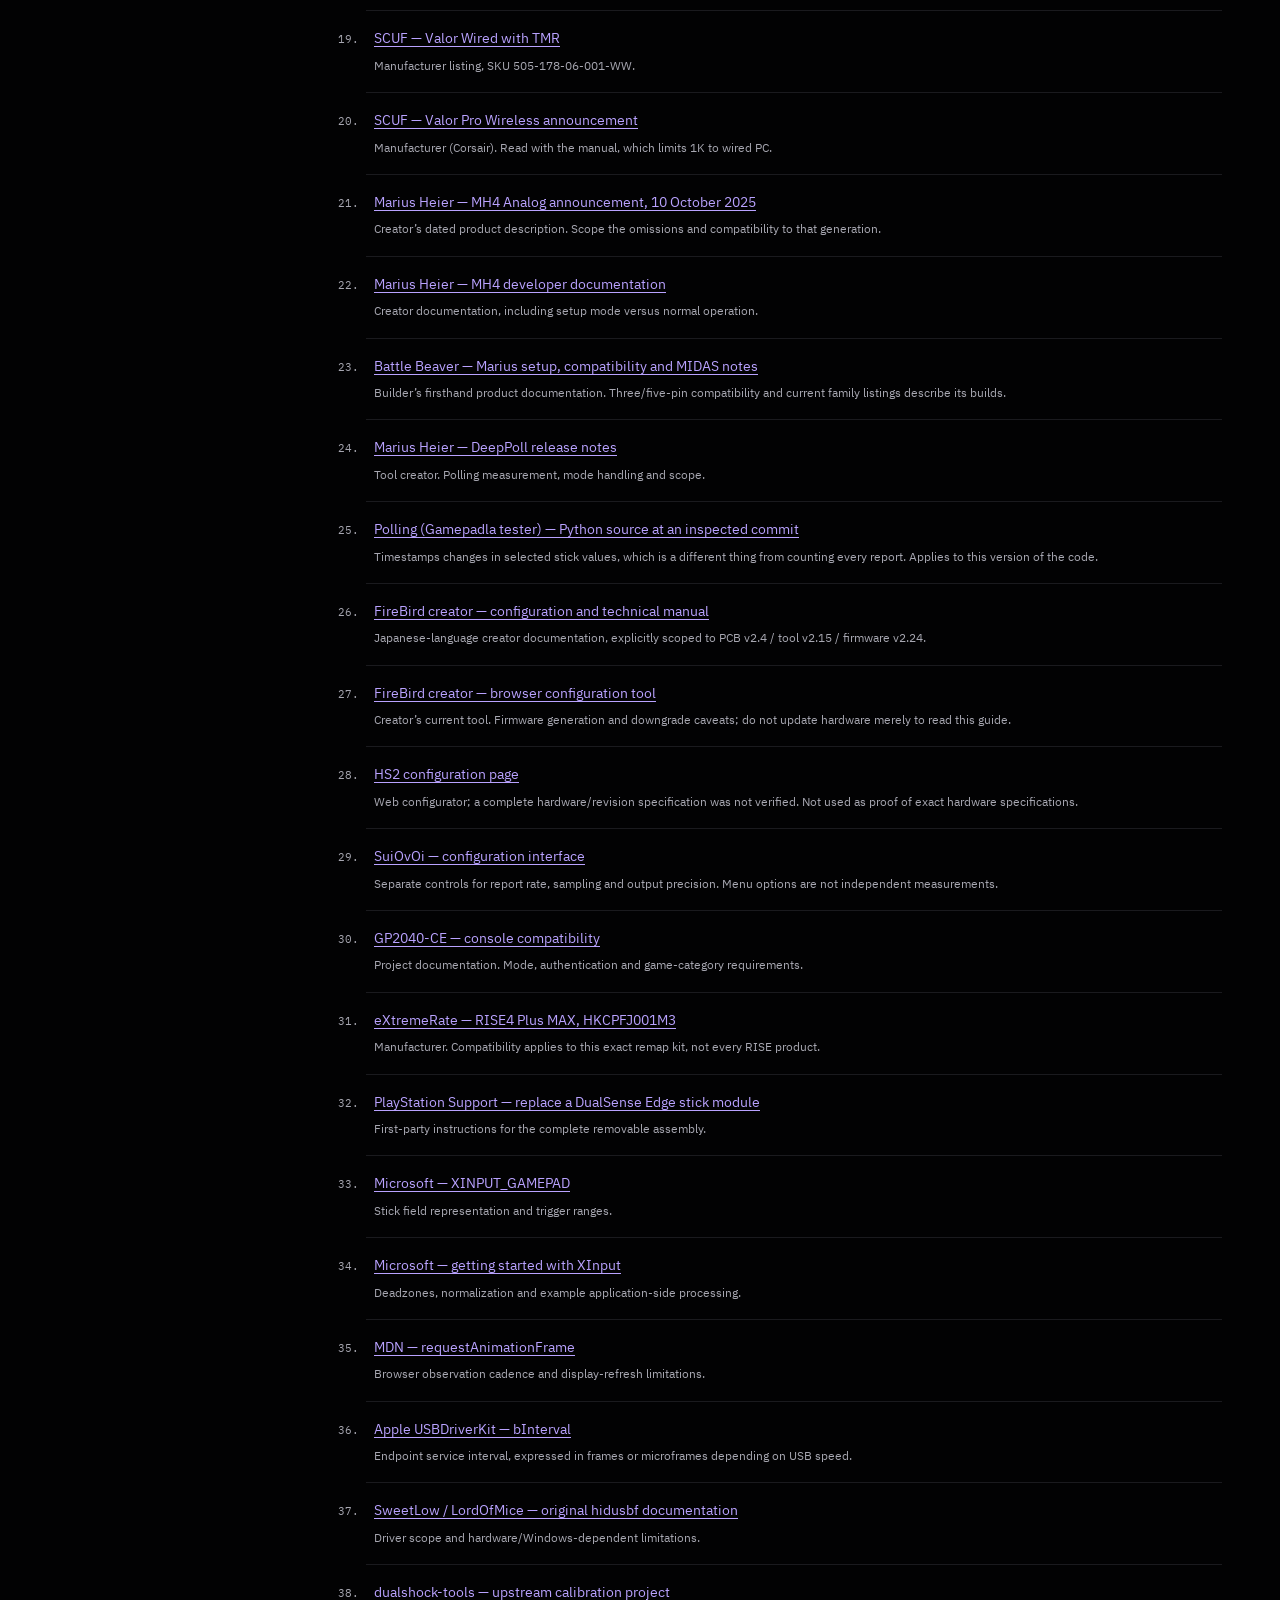
<file: information/index.html>
<!doctype html>
<html lang="en">
<head>
<meta charset="utf-8">
<meta name="viewport" content="width=device-width, initial-scale=1">
<title>Controller Guide: Polling Rate, Hall vs TMR, Sticks &amp; Boards | HIDUSBF</title>
<meta name="description" content="A plain-English guide for players and controller shoppers: polling rate vs input lag, Hall effect vs TMR sticks, JS13, 3-pin vs 5-pin, custom boards and calibration, with what's measured kept apart from what's only claimed.">
<meta name="theme-color" content="#020203">
<meta property="og:title" content="Know what you're actually buying | HIDUSBF controller guide">
<meta property="og:description" content="Hall, TMR, 8K, five-pin: every label on a controller listing, explained in plain English. Measured results kept apart from maker claims.">
<meta property="og:url" content="https://hidusbf.app/information/">
<meta property="og:type" content="article">
<link rel="canonical" href="https://hidusbf.app/information/">
<link rel="icon" href="../assets/icon.svg" type="image/svg+xml">
<link rel="stylesheet" href="../style.css">
<link rel="stylesheet" href="information.css">
</head>
<body class="information-page">
<a class="skip-link" href="#content">Skip to content</a>
<header class="nav">
  <a class="brand" href="../"><img src="../assets/icon.svg" alt="" width="28" height="28">HIDUSBF</a>
  <nav aria-label="Main navigation">
    <a href="../">The app</a>
    <a href="../#install">Install</a>
    <a href="./" aria-current="page">Information</a>
  </nav>
</header>

<main id="content">
  <section class="info-hero" aria-labelledby="page-title">
    <p class="eyebrow mono">INFORMATION / CONTROLLERS</p>
    <h1 id="page-title">Know what you’re<br>actually buying.</h1>
    <p class="info-lede">Hall effect. TMR. 8K. Five-pin. Controller listings are full of labels. This page explains each one in plain English, and keeps what has been measured apart from what is only claimed.</p>
    <div class="edition"><span class="edition-dot" aria-hidden="true"></span><span>Research checked <time datetime="2026-10-30">30 October 2026</time></span><span>About a 10 minute read, or 1 minute if you only read the bold lines</span></div>
    <div class="takeaway">
      <p class="mono kicker">THE SHORT VERSION</p>
      <div>
        <ol class="short-list">
          <li><strong>Read the full model name.</strong> “Pro”, “8K PC”, “2C” or “Wired TMR” can mean different sticks, rates and consoles.</li>
          <li><strong>Hall and TMR sticks resist drift.</strong> They don’t make it impossible.</li>
          <li><strong>8,000 Hz is how often updates are sent.</strong> It is not your input lag.</li>
          <li><strong>A number on the box is a claim</strong> until someone measures it on the same model, firmware and connection.</li>
          <li><strong>Custom boards are a different controller in a familiar shell.</strong> Check what still works, and where.</li>
        </ol>
        <p class="jump"><a href="#buying">Shopping right now? Go to the checklist →</a></p>
      </div>
    </div>
  </section>

  <div class="reading-layout">
    <aside class="contents">
      <nav aria-label="On this page">
        <p class="mono kicker">ON THIS PAGE</p>
        <a href="#words"><span>01</span> Jargon in one line</a>
        <a href="#sensors"><span>02</span> Stick sensors</a>
        <a href="#specs"><span>03</span> Polling rate &amp; lag</a>
        <a href="#myths"><span>04</span> Measured vs claimed</a>
        <a href="#basics"><span>05</span> Same name, different pad</a>
        <a href="#modules"><span>06</span> Stick modules &amp; pins</a>
        <a href="#boards"><span>07</span> Custom boards</a>
        <a href="#calibration"><span>08</span> Calibration &amp; testing</a>
        <a href="#buying"><span>09</span> Before you buy</a>
        <a href="#sources"><span>10</span> Sources</a>
      </nav>
      <p class="contents-note">Every fact links to its source. Coloured tags show what kind of evidence it is: measured, maker spec, arithmetic or marketing.</p>
    </aside>

    <article class="guide" aria-label="Controller hardware guide">
      <section id="words" class="chapter">
        <p class="mono chapter-number">01 / JARGON IN ONE LINE</p>
        <h2>The words you’ll see, explained.</h2>
        <p>Skim this once and the rest of the page (and most product listings) gets much easier.</p>
        <dl class="terms glossary">
          <div><dt>Polling rate (Hz)</dt><dd>How often the PC asks the controller for an update. 1,000 Hz is once every millisecond.</dd></div>
          <div><dt>Report rate</dt><dd>How many updates actually arrive each second. It can be lower than the polling rate.</dd></div>
          <div><dt>Input lag (latency)</dt><dd>Time from your press to the result. It needs its own test; you can’t work it out from Hz.</dd></div>
          <div><dt>Stick drift</dt><dd>The stick reports movement when nobody is touching it.</dd></div>
          <div><dt>Potentiometer stick</dt><dd>The classic stick (Alps is the well-known maker). A contact slides over a track, and that track can wear.</dd></div>
          <div><dt>Hall effect</dt><dd>A magnetic stick sensor. Nothing slides inside the sensor itself.</dd></div>
          <div><dt>TMR</dt><dd>Tunnelling magnetoresistance: a different magnetic sensor. Also contactless, and not a kind of Hall.</dd></div>
          <div><dt>JS13, RJ13, FJH10K…</dt><dd>Model names of stick modules, not sensor types. Always check the full part name.</dd></div>
          <div><dt>3-pin / 5-pin</dt><dd>How a stick is wired. It tells you about fit, not speed.</dd></div>
          <div><dt>Mainboard</dt><dd>The controller’s main electronics. Custom builds may swap it for a different board, such as Marius.</dd></div>
          <div><dt>Remap kit</dt><dd>Adds back paddles that press existing buttons. The original board stays.</dd></div>
          <div><dt>Deadzone</dt><dd>A zone (around centre, or at the edge) where stick movement is ignored or capped.</dd></div>
          <div><dt>Calibration</dt><dd>Telling the controller where centre and the edges are. It fixes offsets, not worn parts.</dd></div>
          <div><dt>ADC / bits</dt><dd>Turns stick position into a number. More bits means more possible values, not automatically more accuracy.</dd></div>
          <div><dt>XInput</dt><dd>The “Xbox controller” interface most Windows games read. Other controllers can pretend to be one.</dd></div>
        </dl>
      </section>

      <section id="sensors" class="chapter">
        <p class="mono chapter-number">02 / STICK SENSORS</p>
        <h2>Three ways to read a stick.</h2>
        <p>The sensor measures where the stick is. <strong>It doesn’t set the polling rate, the stick tension or which consoles the controller works with.</strong></p>
        <div class="sensor-grid">
          <div class="sensor-card"><p class="mono kicker">CONTACT</p><h3>Potentiometer</h3><p>A contact slides over a resistive track and the voltage tells the board where the stick is.</p><p class="sensor-foot"><strong>For you:</strong> standard in many stock controllers. A worn or dirty track is a classic cause of drift.</p></div>
          <div class="sensor-card"><p class="mono kicker">MAGNETIC</p><h3>Hall effect</h3><p>A sensor reads the field of a magnet that moves with the stick.</p><p class="sensor-foot"><strong>For you:</strong> no sliding contact in the sensor, so that wear point is gone. Springs and gimbals still wear.</p></div>
          <div class="sensor-card"><p class="mono kicker">MAGNETIC</p><h3>TMR</h3><p>A magnetic element whose resistance changes with the field. Different physics from Hall.</p><p class="sensor-foot"><strong>For you:</strong> also contactless. Often sold as more sensitive or lower power; judge the finished controller, not the sensor name.</p></div>
        </div>
        <p class="source-line">How they work: <a href="#source-alps">Alps Alpine</a>, <a href="#source-ti">Texas Instruments</a>, <a href="#source-tdk">TDK</a>.</p>
        <div class="callout"><strong>So is “anti-drift” true?</strong><p>Partly. Hall and TMR remove the most common wear point. A magnetic stick can still drift from a tired spring, loose parts, a misaligned magnet, poor calibration or nearby magnets. One stick maker warns that Xbox trigger magnets can affect its TMR sticks. Read “anti-drift” as “drift-resistant”. <a class="cite" href="#source-ti">Error sources ↗</a> <a class="cite" href="#source-aknes">AKNES V7 warning ↗</a></p></div>
        <p><strong>Magnetic doesn’t mean digital.</strong> Hall and TMR sticks can send an analog signal, just like a potentiometer, for the board to convert. Others use a digital interface. <a class="cite" href="#source-ti">TI design examples ↗</a></p>
      </section>

      <section id="specs" class="chapter">
        <p class="mono chapter-number">03 / POLLING RATE &amp; LAG</p>
        <h2>Hz is how often. Not how fast.</h2>
        <p>Polling rate is how often your PC checks the controller. A higher rate shortens the wait <em>between</em> updates. It doesn’t tell you how long the controller takes to notice your press, or how long the game and screen take to show it.</p>
        <figure class="rate-figure">
          <figcaption><strong>Time between updates at each rate</strong><span>Simple arithmetic: 1,000 ÷ Hz = milliseconds. This is the gap between reports, not measured input lag.</span></figcaption>
          <div class="rate-row"><span>250 Hz</span><span class="rate-track"><span style="--bar:100%"></span></span><strong>4 ms</strong></div>
          <div class="rate-row"><span>500 Hz</span><span class="rate-track"><span style="--bar:50%"></span></span><strong>2 ms</strong></div>
          <div class="rate-row"><span>1,000 Hz</span><span class="rate-track"><span style="--bar:25%"></span></span><strong>1 ms</strong></div>
          <div class="rate-row"><span>2,000 Hz</span><span class="rate-track"><span style="--bar:12.5%"></span></span><strong>0.5 ms</strong></div>
          <div class="rate-row"><span>4,000 Hz</span><span class="rate-track"><span style="--bar:6.25%"></span></span><strong>0.25 ms</strong></div>
          <div class="rate-row"><span>8,000 Hz</span><span class="rate-track"><span style="--bar:3.125%"></span></span><strong>0.125 ms</strong></div>
        </figure>
        <div class="pin-comparison">
          <div><p class="mono kicker">WHAT 8K DOES</p><h3>More frequent updates</h3><p>Up to 8,000 reports a second, one every 0.125 ms, so the game is never waiting long for the next one.</p></div>
          <div><p class="mono kicker">WHAT 8K DOESN’T PROMISE</p><h3>0.125 ms input lag</h3><p>Or fresh stick data in every report, or any change over Bluetooth or on a console. Sensor reading, processing, the game and your display all add time.</p></div>
        </div>
        <h3>Words to tell apart</h3>
        <p><strong>Polling rate</strong> is what the PC asks for. <strong>Report rate</strong> is what actually arrives. <strong>Sampling rate</strong> is how often the controller reads its own sticks and buttons. <strong>Latency</strong> is press-to-result time. A claim should say which one it means. <a class="cite" href="#source-usb">USB interval docs ↗</a> <a class="cite" href="#source-deeppoll">DeepPoll’s scope ↗</a></p>
        <h3>Why a tester might show about 1,000 Hz</h3>
        <p>Some testers count how often a <em>stick value changes</em>, not how many reports arrive. A report can carry the same stick values as the one before it, so these tools can read lower than the real report rate. Use a tool that counts reports for polling, and a proper latency test for lag. <a class="cite" href="#source-polling">Polling tester source ↗</a></p>
        <p>Browser gamepad testers usually update in step with your screen’s refresh. They’re great for checking behaviour, not for measuring USB rate. <a class="cite" href="#source-raf">Browser timing ↗</a></p>
        <h3>What HIDUSBF can and can’t change</h3>
        <p>HIDUSBF changes how often Windows polls a USB controller. It can’t change the sensor, add precision the hardware never captured, or make the controller’s firmware read its sticks faster. Asking for 8K doesn’t prove the controller sends 8K, so check the measured rate. It does nothing for Bluetooth or consoles. <a class="cite" href="#source-hidusbf">Original driver docs ↗</a></p>
        <div class="callout measured-callout"><strong>One measured example <span class="evidence measured">Measured</span></strong><p>On the developer’s PC, a DualSense Edge on USB with HIDUSBF 4.0.2 delivered <strong>80,009 reports in 10.0 seconds</strong>, about 7,999 a second, counted as they were read. That shows 8K report delivery on that setup. It doesn’t show 8K fresh stick readings, lower input lag, or what another controller or PC will do.</p></div>
        <h3>Bits aren’t the same as precision</h3>
        <p>8 bits can hold 256 values, 12 bits 4,096, 16 bits 65,536. That’s how many values <em>can</em> be stored. Noise, sensor quality and filtering decide how many are useful. XInput always uses 16-bit stick fields, whatever the stick underneath could measure. <a class="cite" href="#source-xinput-structure">XINPUT_GAMEPAD ↗</a></p>
      </section>

      <section id="myths" class="chapter">
        <p class="mono chapter-number">04 / MEASURED VS CLAIMED</p>
        <h2>A decoder for spec sheets.</h2>
        <p>Most numbers in a listing are one of four kinds. Knowing which is half the battle.</p>
        <div class="evidence-key">
          <p><span class="evidence measured">Measured</span> Someone tested a named unit, with a stated method.</p>
          <p><span class="evidence">Maker spec</span> What the manufacturer says. Useful, but not independent.</p>
          <p><span class="evidence arith">Arithmetic</span> Worked out from another number, not tested.</p>
          <p><span class="evidence limited">Marketing</span> A phrase with no test attached.</p>
        </div>
        <div class="claim-list">
          <div class="claim"><h3>“8,000 Hz polling”</h3><p class="claim-kind"><span class="evidence">Maker spec</span></p><p>Usually true only in certain modes. Check wired vs 2.4 GHz vs Bluetooth, PC vs console, and whether anyone measured the report rate.</p></div>
          <div class="claim"><h3>“0.125 ms input lag”</h3><p class="claim-kind"><span class="evidence arith">Arithmetic</span></p><p>It’s just 1,000 ÷ 8,000, the gap between reports. Real lag needs a test that names its method.</p></div>
          <div class="claim"><h3>“Anti-drift” / “never drifts”</h3><p class="claim-kind"><span class="evidence limited">Marketing</span></p><p>Magnetic sticks remove one cause of drift. Check the warranty and whether replacement sticks are sold. <a href="#sensors">Why →</a></p></div>
          <div class="claim"><h3>“12-bit ADC”, “4,000-level positioning”</h3><p class="claim-kind"><span class="evidence">Maker spec</span></p><p>Describes resolution on paper. Smooth small movements and a steady centre matter more; test those.</p></div>
          <div class="claim"><h3>“16-bit stick output”</h3><p class="claim-kind"><span class="evidence arith">Format</span></p><p>The size of the box, not what’s in it. Filling a bigger field can’t create detail that was never measured.</p></div>
          <div class="claim"><h3>“0% circularity error”</h3><p class="claim-kind"><span class="evidence measured">Measured</span> <span class="evidence limited">Narrow</span></p><p>Real, but it only checks the outer edge, and firmware can reshape that. It says nothing about centre, small movements or lag.</p></div>
          <div class="claim"><h3>“World’s fastest controller”</h3><p class="claim-kind"><span class="evidence limited">Marketing</span></p><p>Ignore it unless a test method, controller, firmware and connection are published.</p></div>
          <div class="claim"><h3>“PS5 shell” / “DS4 mode”</h3><p class="claim-kind"><span class="evidence limited">Not a guarantee</span></p><p>Describes the shape or what it pretends to be. Console games can need authentication. Ask about your exact console and game. <a class="cite" href="#source-gp2040">GP2040-CE notes ↗</a></p></div>
          <div class="claim"><h3>“5-pin = better / TMR”</h3><p class="claim-kind"><span class="evidence limited">Not a spec</span></p><p>Pin count is about wiring. It doesn’t tell you the sensor type, speed or what it fits. <a href="#pins">Pins →</a></p></div>
        </div>
        <div class="callout"><strong>Even official pages can disagree with themselves.</strong><p>Flydigi’s Apex 5 store page gives stick tension as 30–100 gf in one place and 40–100 gf in another. GameSir’s Tarantula 8K PC product page headlines 0.25 ms latency, while its launch post said 0.5 ms response. When a maker’s own numbers conflict, ask which is current; don’t pick the nicer one. <a class="cite" href="#source-flydigi">Flydigi ↗</a> <a class="cite" href="#source-tarantula">GameSir page ↗</a> <a class="cite" href="#source-tarantula-launch">launch post ↗</a></p></div>
      </section>

      <section id="basics" class="chapter">
        <p class="mono chapter-number">05 / SAME NAME, DIFFERENT CONTROLLER</p>
        <h2>The suffix is the spec.</h2>
        <p>These real examples come from the makers’ own pages, checked 30 October 2026. They show how much can change between models with nearly the same name. All rates here are <span class="evidence">Maker spec</span>.</p>
        <div class="name-list">
          <div class="name-pair"><h3>Razer Wolverine V3 Pro <span>vs</span> V3 Pro 8K PC</h3><p><strong>V3 Pro:</strong> Hall sticks, Xbox and PC. 1,000 Hz only in wired PC Tournament Mode; 250 Hz wireless and on Xbox.</p><p><strong>V3 Pro 8K PC:</strong> TMR sticks, PC only. 8,000 Hz advertised wired and on its HyperSpeed wireless dongle.</p><p class="name-src"><a href="#source-razer">V3 Pro ↗</a> <a href="#source-razer-8k">8K PC ↗</a></p></div>
          <div class="name-pair"><h3>GameSir G7 Pro <span>vs</span> G7 Pro 8K PC</h3><p><strong>G7 Pro:</strong> TMR sticks, works wired on Xbox. 1,000 Hz on PC, wired and 2.4 GHz.</p><p><strong>G7 Pro 8K PC:</strong> a PC product. Up to 8,000 Hz over USB and 2.4 GHz.</p><p class="name-src"><a href="#source-g7pro">G7 Pro ↗</a> <a href="#source-g7pro-8k">8K PC ↗</a></p></div>
          <div class="name-pair"><h3>8BitDo Ultimate 2 <span>vs</span> Ultimate 2C</h3><p><strong>Ultimate 2 Wireless:</strong> TMR sticks. 1,000 Hz over USB and 2.4 GHz. Its “8Speed” branding does <em>not</em> mean 8K.</p><p><strong>Ultimate 2C Wireless:</strong> Hall sticks and Hall triggers; a separate product.</p><p class="name-src"><a href="#source-8bitdo-u2">Ultimate 2 ↗</a> <a href="#source-8bitdo-u2c">Ultimate 2C ↗</a></p></div>
          <div class="name-pair"><h3>SCUF Valor: Hall <span>or</span> TMR</h3><p>Wired Hall, wired TMR and wireless TMR versions all exist, and the manual gives different calibration steps for Hall and TMR models.</p><p>Valor Pro Wireless’s 1,000 Hz mode is wired PC only.</p><p class="name-src"><a href="#source-scuf-manual">Manual ↗</a> <a href="#source-scuf-tmr">Wired TMR ↗</a> <a href="#source-scuf-pro">Pro Wireless ↗</a></p></div>
        </div>
        <h3>Same shell, different inside</h3>
        <p>A PlayStation-shaped controller can hold:</p>
        <ul class="plain-list">
          <li><strong>A stock board</strong>: exactly as it left the factory.</li>
          <li><strong>A modified stock board</strong>: the original electronics plus paddles, new sticks or trigger stops.</li>
          <li><strong>A replacement board</strong>: different electronics entirely. Features and console support follow the new board, not the badge on the shell.</li>
        </ul>
        <p><strong>“Modular” means replaceable, not magnetic.</strong> The DualSense Edge’s stick modules swap out by hand, but that says nothing about the sensor inside a replacement. <a class="cite" href="#source-sony">Sony’s instructions ↗</a></p>
      </section>

      <section id="modules" class="chapter">
        <p class="mono chapter-number">06 / STICK MODULES &amp; PINS</p>
        <h2>JS13 is a model. TMR is a technology.</h2>
        <p>A stick module is the whole part: mechanism, sensor, size and wiring. The name on a listing often tells you only one of those.</p>
        <div class="table-wrap" role="region" aria-label="Joystick module reference table" tabindex="0">
          <table><caption>Identification notes from maker documentation. Not a ranking.</caption><thead><tr><th scope="col">Name you’ll see</th><th scope="col">What’s documented</th><th scope="col">What to check</th></tr></thead><tbody>
            <tr><th scope="row">Alps RKJXV</th><td>A potentiometer stick family. Part RKJXV122400R lists 10 kΩ, 5 V max and 23° travel each way.</td><td>The exact part number. Those ratings aren’t universal controller specs. <a href="#source-alps">Source ↗</a></td></tr>
            <tr><th scope="row">K-Silver JS13 Pro+</th><td>A TMR product, sold in separate variants for different controllers.</td><td>Full suffix and which controller. “JS13” alone isn’t enough. <a href="#source-ksilver">Source ↗</a></td></tr>
            <tr><th scope="row">GuliKit TMR</th><td>Lists supported controllers and a calibration step after fitting.</td><td>The matching variant. “Drop-in” doesn’t always mean solder-free. <a href="#source-gulikit">Source ↗</a></td></tr>
            <tr><th scope="row">Favor Union FJH10K TMR</th><td>An explicitly TMR product. The same maker sells other sensor types too.</td><td>The “TMR” suffix. The maker’s name alone doesn’t tell you the sensor. <a href="#source-favor">Source ↗</a></td></tr>
            <tr><th scope="row">Ginfull RJ13 TMR</th><td>A TMR product in the maker’s catalogue.</td><td>Exact part and revision. Marketplace “V” numbers and colours aren’t an official system. <a href="#source-ginfull">Source ↗</a></td></tr>
          </tbody></table>
        </div>
        <p><strong>Frame and sensor can come from different makers.</strong> “ALPS base” can mean an Alps frame carrying someone else’s magnetic sensors. Ask who made each.</p>
        <p><strong>Tension is a spring, not a setting.</strong> Stiffer springs or taller sticks change feel. A sensitivity curve in software changes the output. One doesn’t replace the other.</p>

        <h3 id="pins">Five pins aren’t a speed rating</h3>
        <p>“3-pin” and “5-pin” count connections, and not even always the same ones (one sensor, a connector, or the whole mechanism). Three pins doesn’t mean potentiometer. Five pins doesn’t mean TMR, faster, or universal fit.</p>
        <div class="callout"><strong>Real example: Marius MIDAS.</strong><p>Battle Beaver documents MIDAS as a five-pin <strong>Hall</strong> system. In its JDM-5X builds, three-pin and five-pin boards and sticks don’t mix; switching needs the matching board. That rule is for that product, not every five-pin part. <a class="cite" href="#source-bb">Builder docs ↗</a></p></div>
        <p>Before any swap, confirm: <strong>footprint, what each pin does, voltage, output range, axis direction, firmware support and calibration</strong>. Fitting the holes is only the first check.</p>
      </section>

      <section id="boards" class="chapter">
        <p class="mono chapter-number">07 / CUSTOM BOARDS</p>
        <h2>The board matters. So does its version.</h2>
        <p>Four different jobs get called “a board”:</p>
        <ul class="plain-list">
          <li><strong>Mainboard</strong>: runs the whole controller.</li>
          <li><strong>Remap board</strong>: adds paddles that press existing buttons.</li>
          <li><strong>Calibration board</strong>: adjusts a compatible stick circuit.</li>
          <li><strong>Windows USB filter</strong> (like HIDUSBF): software on the PC, not hardware in the controller.</li>
        </ul>
        <p>Ask for the exact board, revision and firmware. Specs from one generation don’t carry over to the next, or back to the last.</p>

        <div class="board-entry"><div class="board-heading"><h3>Marius / MH family</h3><span class="evidence">Maker + builder docs</span></div>
          <p>A separate replacement board, not a Sony board with an overclock. The October 2025 MH4 Analog was announced as PC-only, DS4-format, sold without sticks, and without rumble, sound or gyro. Battle Beaver lists DS4-, DualSense- and Xbox-format Marius builds with native 8K on PC; the shell shape doesn’t mean it works on that console. <a class="cite" href="#source-marius-product">Announcement ↗</a> <a class="cite" href="#source-bb">Builder ↗</a></p>
          <p>Its setup mode runs at 100–300 Hz, so don’t measure in setup mode. DeepPoll measures polling, not full input lag. <a class="cite" href="#source-marius-dev">Developer docs ↗</a> <a class="cite" href="#source-deeppoll">DeepPoll ↗</a></p>
        </div>
        <div class="board-entry"><div class="board-heading"><h3>FireBird / A*</h3><span class="evidence">Version-specific docs</span></div>
          <p>The creator’s older manual covers PCB v2.4, tool v2.15 and firmware v2.24, and documents 1,000 Hz outside Switch mode. That isn’t a spec for every DS4 or A* build. The newer browser configurator warns that downgrading can lose settings. Match board, firmware, mode and tool before changing anything. <a class="cite" href="#source-firebird-manual">Manual ↗</a> <a class="cite" href="#source-firebird-tool">Configurator ↗</a></p>
        </div>
        <div class="board-entry"><div class="board-heading"><h3>Helium Strike / HyperStrike (HS2)</h3><span class="evidence limited">Couldn’t fully verify</span></div>
          <p>These names appear in builder listings, but we couldn’t confirm a complete hardware spec and revision list. So we don’t give them a polling rate, console list or feature list. Ask the builder for the exact board, firmware and supported modes. <a class="cite" href="#source-hs2">HS2 configurator ↗</a></p>
        </div>
        <div class="board-entry"><div class="board-heading"><h3>SuiOvOi</h3><span class="evidence">Configurator</span></div>
          <p>Its configurator has separate settings for USB report rate, stick sampling rate and precision, a good illustration that these are different numbers. Settings in a menu aren’t measurements. <a class="cite" href="#source-suiovoi">Configurator ↗</a></p>
        </div>
        <div class="board-entry"><div class="board-heading"><h3>GP2040-CE</h3><span class="evidence">Open project docs</span></div>
          <p>Open firmware for RP2040 boards, popular in arcade and leverless controllers. Not a drop-in DualSense board. Its docs are clear that “PS5 mode” has authentication and game-type limits. <a class="cite" href="#source-gp2040">Compatibility docs ↗</a></p>
        </div>
        <div class="board-entry"><div class="board-heading"><h3>Remap kits (eXtremeRate and similar)</h3><span class="evidence">Exact-SKU docs</span></div>
          <p>Add rear buttons to the original board. Compatibility is per kit and per controller revision: for example, eXtremeRate’s RISE4 Plus MAX (HKCPFJ001M3) lists specific DualSense board revisions. <a class="cite" href="#source-extremerate">Kit spec ↗</a></p>
        </div>
        <div class="callout"><strong>8K doesn’t automatically cost you features, but a new board might.</strong><p>Audio, rumble, gyro, touch tracking, adaptive triggers, battery and wireless depend on the board and build. A touchpad can still click while touch tracking is gone. Ask for a list of what’s kept.</p></div>
      </section>

      <section id="calibration" class="chapter">
        <p class="mono chapter-number">08 / CALIBRATION &amp; TESTING</p>
        <h2>A clean circle isn’t the whole test.</h2>
        <dl class="terms">
          <div><dt>Centre calibration</dt><dd>Sets where “neutral” is. Fixes an offset; can’t fix a loose or damaged stick.</dd></div>
          <div><dt>Range calibration</dt><dd>Sets the edges. Afterwards, check every direction and diagonal, not just left and right.</dd></div>
          <div><dt>Inner deadzone</dt><dd>Ignores small movement near centre. Hides noise and offsets, but leaves a spot with no response. Zero isn’t always best.</dd></div>
          <div><dt>Outer deadzone</dt><dd>Where full output kicks in. Set too aggressively, it clips your travel.</dd></div>
          <div><dt>Response curve</dt><dd>How stick movement maps to output. Personal preference and game-dependent, not a sensor feature.</dd></div>
          <div><dt>Snapback filter</dt><dd>Hides the brief opposite input when a released stick overshoots centre. Effect depends on the setting.</dd></div>
        </dl>
        <p class="source-line">Concepts from the <a href="#source-firebird-manual">FireBird manual</a> and <a href="#source-xinput-deadzone">Microsoft’s deadzone examples</a>.</p>
        <p><strong>After replacing a stick, follow that part’s own steps.</strong> GuliKit, for example, says to close the case and fit the screws <em>before</em> calibrating. A generic Windows or browser calibration may not write the right settings to your controller, and a replacement board that imitates a DualShock may not accept Sony calibration at all. <a class="cite" href="#source-gulikit">GuliKit ↗</a> <a class="cite" href="#source-dualshock">dualshock-tools ↗</a></p>
        <div class="check-panel"><h3>A two-minute check</h3><ol><li>Leave both sticks alone. Look for offset or jitter.</li><li>Press the triggers without touching the sticks. The sticks shouldn’t move.</li><li>Make tiny movements. Look for dead spots or jumps.</li><li>Sweep slowly through the full range, diagonals included.</li><li>Let go from different directions. Check it returns to centre without bouncing past.</li><li>Repeat with your real in-game deadzone, on the connection you actually use.</li></ol><p>This checks behaviour. It doesn’t measure input lag or predict how long the sticks will last.</p></div>
      </section>

      <section id="buying" class="chapter">
        <p class="mono chapter-number">09 / BEFORE YOU BUY</p>
        <h2>Five questions to answer first.</h2>
        <p>A good listing answers these without you guessing from a shell photo or a headline number.</p>
        <ol class="buying-list"><li><strong>What exactly is inside?</strong> Board and revision, firmware, full stick model, sensor type and wiring.</li><li><strong>Where does it work?</strong> Your console or PC, wired or wireless, and whether it needs an adapter. Any games that won’t work?</li><li><strong>What’s kept and what’s gone?</strong> Audio, gyro, rumble, adaptive triggers, touchpad tracking, battery, wireless.</li><li><strong>What was measured, and how?</strong> Polling or latency? Buttons or sticks? Which firmware and connection?</li><li><strong>How is it looked after?</strong> Which calibration tool, how to update or recover it, spare parts, and the written warranty.</li></ol>
        <div class="seller-note">
          <p class="mono kicker">COPY THIS TO A SELLER</p>
          <p>Hi, before I order, could you confirm: (1) the exact board/PCB and firmware version, (2) the stick module part name and sensor type, (3) which consoles and PC modes it works in, wired and wireless, (4) which features are kept (rumble, gyro, audio, touchpad, adaptive triggers, wireless), (5) whether the polling rate or latency was measured and how, and (6) how calibration and repairs are handled? Thanks!</p>
        </div>
        <h3>Red flags</h3>
        <ul class="plain-list flags">
          <li>Only a photo of the shell; no board or stick named.</li>
          <li>A latency figure with no method, firmware or connection.</li>
          <li>“Universal fit”, “never drifts” or “works on PS5” with no limits listed.</li>
          <li>A rate quoted without saying wired, 2.4 GHz or Bluetooth.</li>
        </ul>
        <p>The right controller is the one whose fit, feel and measured behaviour suit how you play. A newer sensor can be an upgrade without making your current controller obsolete.</p>
      </section>

      <section id="sources" class="chapter source-chapter">
        <p class="mono chapter-number">10 / SOURCES &amp; CORRECTIONS</p>
        <h2>Check the evidence.</h2>
        <p>This guide uses engineering documents for how things work, and maker or builder documents for product claims. A maker’s spec is attributed, not independently tested. <strong>The only hands-on measurement here is the DualSense Edge report count in section 03.</strong> No other controllers were tested for this page.</p>
        <p><strong>Last checked: 30 October 2026.</strong> Firmware, revisions and builds change. Where we couldn’t verify something, we say so instead of guessing.</p>
        <ol class="source-list">
          <li id="source-alps"><a href="https://tech.alpsalpine.com/e/products/detail/RKJXV122400R/">Alps Alpine — RKJXV122400R product specification</a><p>Manufacturer. Exact potentiometer part, electrical and mechanical ratings; not a specification for all OEM controllers.</p></li>
          <li id="source-ti"><a href="https://www.ti.com/lit/pdf/slyu064">Texas Instruments — Joystick and Lever Design With Hall-Effect Sensors</a><p>Engineering application note SLYU064A. Sensor arrangement, analog processing, mechanical design and error sources.</p></li>
          <li id="source-tdk"><a href="https://product.tdk.com/en/techlibrary/productoverview/tmr-angle-sensors.html">TDK — TMR sensing principles</a><p>Manufacturer engineering overview. The physical principle does not establish a finished controller’s performance.</p></li>
          <li id="source-aknes"><a href="https://aknes.com/products/aknes-v7-tmr-angle-sensing-joysticks">AKNES — HallPi V7 AK208/AK209 TMR joysticks</a><p>Seller product page. Includes the warning that Xbox trigger magnets can affect readings; its own test figures are seller-reported.</p></li>
          <li id="source-ksilver"><a href="https://germany.alibaba.com/product-detail/K-SILVER-JS13-PRO-TMR-Joystick_1601621223047.html">Guangdong K-Silver Industrial — JS13 Pro+ factory-associated listing</a><p>Manufacturer marketplace listing. Supports identity and offered variants; not an independently validated electrical datasheet.</p></li>
          <li id="source-gulikit"><a href="https://www.gulikit.com/productinfo/1251251.html">GuliKit — TMR Electromagnetic Joystick</a><p>Manufacturer product and controller-specific installation/calibration guidance.</p></li>
          <li id="source-favor"><a href="https://www.favor-union.com/en/catalog/Joystick/JoyStick-TMR/FJH10K-TMR-/">Favor Union — FJH10K TMR</a><p>Manufacturer product identity. Preserve the technology suffix when matching parts.</p></li>
          <li id="source-ginfull"><a href="https://www.ginfull.com/en/products/295.html">Ginfull — RJ13 TMR product</a><p>Manufacturer catalogue. Does not validate every reseller’s revision/color terminology.</p></li>
          <li id="source-razer"><a href="https://www.razer.com/console-controllers/razer-wolverine-v3-pro">Razer — Wolverine V3 Pro</a><p>Manufacturer product page and FAQ. Hall sticks; 250 Hz wireless/Xbox, 1,000 Hz wired PC Tournament Mode.</p></li>
          <li id="source-razer-8k"><a href="https://www.razer.com/newsroom/product-news/razer-wolverine-v3-pro-8k-pc">Razer — Wolverine V3 Pro 8K PC announcement</a><p>Manufacturer. TMR sticks, PC-specific, advertised 8,000 Hz wired and wireless.</p></li>
          <li id="source-g7pro"><a href="https://gamesir.com/pages/faq-questions-about-g7-pro">GameSir — G7 Pro FAQ</a><p>Manufacturer. 1,000 Hz on PC wired and 2.4 GHz; does not state that rate for Xbox or Bluetooth.</p></li>
          <li id="source-g7pro-8k"><a href="https://gamesir.com/products/gamesir-g7-pro-8k-pc/buy">GameSir — G7 Pro 8K PC specification page</a><p>Manufacturer. Up to 8,000 Hz over USB and 2.4 GHz; showed pre-order wording when checked.</p></li>
          <li id="source-tarantula"><a href="https://gamesir.com/products/gamesir-tarantula-8k-pc">GameSir — Tarantula 8K PC product page</a><p>Manufacturer. Headline latency figure differs from the launch post.</p></li>
          <li id="source-tarantula-launch"><a href="https://gamesir.com/resources/blog/gamesir-tarantula-series-be-competitive-be-pro-pre-order-available-now">GameSir — Tarantula series launch post</a><p>Manufacturer, April 2026. Gives a different response figure from the current product page.</p></li>
          <li id="source-8bitdo-u2"><a href="https://www.8bitdo.com/ultimate-2-wireless-controller/">8BitDo — Ultimate 2 Wireless</a><p>Manufacturer. TMR sticks; 1,000 Hz over USB/2.4 GHz described as laboratory data. “8Speed” is not an 8K claim.</p></li>
          <li id="source-8bitdo-u2c"><a href="https://www.8bitdo.com/ultimate-2c-wireless-controller/">8BitDo — Ultimate 2C Wireless</a><p>Manufacturer. Hall sticks and triggers; a separate product from Ultimate 2.</p></li>
          <li id="source-flydigi"><a href="https://shops.flydigi.com/products/apex5">Flydigi — Apex 5</a><p>Manufacturer store page. Hall sticks; tension and latency figures conflict within the page.</p></li>
          <li id="source-scuf-manual"><a href="https://www.scufgaming.com/us/en/gaming/products/scuf-products/valor-pro/">SCUF — Valor family manual</a><p>Manufacturer. Covers Wireless, Wired Hall and Wired TMR separately, with different calibration preparation.</p></li>
          <li id="source-scuf-tmr"><a href="https://www.scufgaming.com/us/en/p/scuf-valor-pro-black-tmr">SCUF — Valor Wired with TMR</a><p>Manufacturer listing, SKU 505-178-06-001-WW.</p></li>
          <li id="source-scuf-pro"><a href="https://ir.corsair.com/news-releases/news-release-details/scuf-gamings-new-valor-pro-wireless-controller-gives-decisive">SCUF — Valor Pro Wireless announcement</a><p>Manufacturer (Corsair). Read with the manual, which limits 1K to wired PC.</p></li>
          <li id="source-marius-product"><a href="https://www.patreon.com/mariusheier/posts/new-product-mh4-140932940">Marius Heier — MH4 Analog announcement, 10 October 2025</a><p>Creator’s dated product description. Scope the omissions and compatibility to that generation.</p></li>
          <li id="source-marius-dev"><a href="https://developer.mariusheier.com/">Marius Heier — MH4 developer documentation</a><p>Creator documentation, including setup mode versus normal operation.</p></li>
          <li id="source-bb"><a href="https://battlebeavercustoms.com/pages/marius-advanced-calibration">Battle Beaver — Marius setup, compatibility and MIDAS notes</a><p>Builder’s firsthand product documentation. Three/five-pin compatibility and current family listings describe its builds.</p></li>
          <li id="source-deeppoll"><a href="https://github.com/MariusHeier/deeppoll/releases">Marius Heier — DeepPoll release notes</a><p>Tool creator. Polling measurement, mode handling and scope.</p></li>
          <li id="source-polling"><a href="https://github.com/cakama3a/Polling/blob/8c34ed6fc14c3bce49c80e03f4618749aa1424f8/Python.py">Polling (Gamepadla tester) — Python source at an inspected commit</a><p>Timestamps changes in selected stick values, which is a different thing from counting every report. Applies to this version of the code.</p></li>
          <li id="source-firebird-manual"><a href="https://blog.bzl-web.com/entry/2023/12/19/024328">FireBird creator — configuration and technical manual</a><p>Japanese-language creator documentation, explicitly scoped to PCB v2.4 / tool v2.15 / firmware v2.24.</p></li>
          <li id="source-firebird-tool"><a href="https://bzl-web.com/tool/firebird/">FireBird creator — browser configuration tool</a><p>Creator’s current tool. Firmware generation and downgrade caveats; do not update hardware merely to read this guide.</p></li>
          <li id="source-hs2"><a href="https://hs2.evua.cc/">HS2 configuration page</a><p>Web configurator; a complete hardware/revision specification was not verified. Not used as proof of exact hardware specifications.</p></li>
          <li id="source-suiovoi"><a href="https://sy2.suiovoi.cc/">SuiOvOi — configuration interface</a><p>Separate controls for report rate, sampling and output precision. Menu options are not independent measurements.</p></li>
          <li id="source-gp2040"><a href="https://gp2040-ce.info/faq/faq-console-compatibility/">GP2040-CE — console compatibility</a><p>Project documentation. Mode, authentication and game-category requirements.</p></li>
          <li id="source-extremerate"><a href="https://www.extremerate.com/products/extremerate-real-metal-buttons-rmb-version-rise4-plus-max-back-paddles-kit-with-clicky-trigger-stops-rubberized-grip-for-ps5-controller-bdm-030-040-050-060-black">eXtremeRate — RISE4 Plus MAX, HKCPFJ001M3</a><p>Manufacturer. Compatibility applies to this exact remap kit, not every RISE product.</p></li>
          <li id="source-sony"><a href="https://www.playstation.com/en-us/support/hardware/edge-replace-stick/">PlayStation Support — replace a DualSense Edge stick module</a><p>First-party instructions for the complete removable assembly.</p></li>
          <li id="source-xinput-structure"><a href="https://learn.microsoft.com/en-us/windows/win32/api/xinput/ns-xinput-xinput_gamepad">Microsoft — XINPUT_GAMEPAD</a><p>Stick field representation and trigger ranges.</p></li>
          <li id="source-xinput-deadzone"><a href="https://learn.microsoft.com/en-us/windows/win32/xinput/getting-started-with-xinput">Microsoft — getting started with XInput</a><p>Deadzones, normalization and example application-side processing.</p></li>
          <li id="source-raf"><a href="https://developer.mozilla.org/en-US/docs/Web/API/Window/requestAnimationFrame">MDN — requestAnimationFrame</a><p>Browser observation cadence and display-refresh limitations.</p></li>
          <li id="source-usb"><a href="https://developer.apple.com/documentation/usbdriverkit/iousbendpointdescriptor/binterval">Apple USBDriverKit — bInterval</a><p>Endpoint service interval, expressed in frames or microframes depending on USB speed.</p></li>
          <li id="source-hidusbf"><a href="https://github.com/LordOfMice/hidusbf">SweetLow / LordOfMice — original hidusbf documentation</a><p>Driver scope and hardware/Windows-dependent limitations.</p></li>
          <li id="source-dualshock"><a href="https://github.com/dualshock-tools/dualshock-tools.github.io">dualshock-tools — upstream calibration project</a><p>Calibration project source, supported functionality and limitations.</p></li>
        </ol>
        <div class="correction"><h3>Spotted a mistake or a change?</h3><p><a href="https://github.com/KazboXIII/HIDUSBF/issues/new?title=Information%20page%20correction">Suggest a correction</a>. Include the exact product and revision, the claim, and a maker document or a test someone else can repeat.</p></div>
      </section>
    </article>
  </div>
</main>
<footer><p>HIDUSBF controller information · Research checked 30 October 2026. Product names belong to their respective owners.</p><p class="links"><a href="../">Get HIDUSBF</a><a href="#sources">Sources</a><a href="https://github.com/KazboXIII/HIDUSBF/issues">Report a correction</a><a href="#content">Back to top ↑</a></p></footer>
</body>
</html>
</file>
<file: style.css>
@font-face { font-family: "Plex"; src: url(assets/fonts/IBMPlexSans-Light.ttf) format("truetype"); font-weight: 300; font-display: swap; }
@font-face { font-family: "Plex"; src: url(assets/fonts/IBMPlexSans-Regular.ttf) format("truetype"); font-weight: 400; font-display: swap; }
@font-face { font-family: "Plex"; src: url(assets/fonts/IBMPlexSans-Medium.ttf) format("truetype"); font-weight: 500; font-display: swap; }
@font-face { font-family: "Plex Mono"; src: url(assets/fonts/IBMPlexMono-Regular.ttf) format("truetype"); font-weight: 400; font-display: swap; }

:root {
  --bg: #020203; --surface: #0B0B0D; --line: #1A1A1E; --line-hi: #2A2A30;
  --text: #F2F2F4; --label: #D6D6DB; --muted: #8E8E98; --faint: #5E5E68;
  --accent: #8B5CF6; --accent-soft: #B9A2FF; --accent-fill: #1F1636; --accent-line: #7C5CE6;
  --pink: #D07CFF;
  --sans: "Plex", "Segoe UI", system-ui, sans-serif; --mono: "Plex Mono", Consolas, monospace;
}
* { box-sizing: border-box; }
html { scroll-behavior: smooth; }
body { margin: 0; background: var(--bg); color: var(--label); font: 400 17px/1.6 var(--sans); -webkit-font-smoothing: antialiased; }
b, strong, h1, h2, h3 { font-weight: 500; }
a { color: inherit; }
img { max-width: 100%; height: auto; display: block; }
.mono { font-family: var(--mono); }
.hl { color: var(--text); font-weight: 500; }

/* Nav */
.nav { position: sticky; top: 0; z-index: 10; display: flex; align-items: center; justify-content: space-between;
  padding: 14px clamp(20px, 5vw, 56px); background: rgba(2, 2, 3, .72); backdrop-filter: blur(14px); border-bottom: 1px solid var(--line); }
.brand { display: flex; align-items: center; gap: 10px; text-decoration: none; color: var(--text); font-weight: 500; letter-spacing: .02em; }
.brand img { border-radius: 7px; }
.nav nav { display: flex; gap: clamp(14px, 3vw, 32px); }
.nav nav a { text-decoration: none; color: var(--muted); font-size: 15px; transition: color .15s; }
.nav nav a:hover { color: var(--text); }

/* Hero */
.hero { position: relative; text-align: center; padding: clamp(64px, 11vw, 120px) 20px 0; overflow: hidden; }
.glow { position: absolute; inset: -20% 0 auto; height: 900px; pointer-events: none;
  background: radial-gradient(600px 380px at 50% 28%, rgba(139, 92, 246, .26), transparent 70%),
              radial-gradient(900px 500px at 50% 60%, rgba(208, 124, 255, .08), transparent 70%); }
.hero > :not(.glow) { position: relative; }
.hero-icon { margin: 0 auto 26px; border-radius: 22px; box-shadow: 0 0 0 10px rgba(139, 92, 246, .1), 0 0 0 11px rgba(139, 92, 246, .28), 0 20px 60px rgba(208, 92, 234, .35); }
.eyebrow { margin: 0; color: var(--accent-soft); letter-spacing: .32em; text-transform: uppercase; font-size: 13px; font-weight: 500; }
h1 { margin: 6px 0 14px; color: var(--text); font-size: clamp(48px, 9vw, 88px); letter-spacing: .14em; font-weight: 500; line-height: 1.05; }
.lede { max-width: 620px; margin: 0 auto; color: var(--label); font-size: clamp(18px, 2.2vw, 21px); font-weight: 300; }
.cta { display: flex; gap: 12px; justify-content: center; flex-wrap: wrap; margin: 34px 0 14px; }
.button { display: inline-flex; align-items: center; gap: 9px; padding: 13px 22px; border-radius: 10px; text-decoration: none;
  color: var(--text); font-weight: 500; font-size: 16px; border: 1px solid var(--line-hi); background: var(--surface); transition: transform .15s, border-color .15s, background .15s; }
.button:hover { border-color: var(--accent-line); transform: translateY(-1px); }
.button.primary { background: var(--accent); border-color: #A07CFF; box-shadow: 0 10px 30px rgba(139, 92, 246, .35); }
.button.primary:hover { background: #9A70FA; }
.button svg { width: 19px; height: 19px; fill: none; stroke: currentColor; stroke-width: 2; stroke-linecap: round; stroke-linejoin: round; }
.fine { margin: 0; color: var(--faint); font-size: 14px; }
.hero-shot { margin: clamp(48px, 7vw, 80px) auto 0; max-width: 820px; padding: 10px; border-radius: 18px;
  border: 1px solid var(--line-hi); background: linear-gradient(180deg, #120E1C, var(--surface));
  box-shadow: 0 40px 120px rgba(139, 92, 246, .18); -webkit-mask-image: linear-gradient(180deg, #000 72%, transparent); mask-image: linear-gradient(180deg, #000 72%, transparent); }
.hero-shot img { border-radius: 10px; width: 100%; }

/* Features */
section { max-width: 1120px; margin: 0 auto; padding: 0 clamp(20px, 5vw, 40px); }
.features { padding-top: 40px; }
.feature { display: grid; grid-template-columns: 1fr 1fr; gap: clamp(32px, 6vw, 80px); align-items: center; padding: clamp(48px, 8vw, 96px) 0; border-top: 1px solid var(--line); }
.feature:first-child { border-top: 0; }
.feature img { border-radius: 14px; border: 1px solid var(--line-hi); box-shadow: 0 30px 80px rgba(0, 0, 0, .6); justify-self: center; max-height: 560px; width: auto; }
.feature.flip .text { order: 2; }
.tag { margin: 0 0 8px; color: var(--accent-soft); font-size: 14px; }
h2 { margin: 0 0 16px; color: var(--text); font-size: clamp(30px, 4vw, 42px); line-height: 1.15; }
.feature p:not(.tag) { margin: 0 0 14px; color: var(--muted); }
.feature p.support { margin-top: 22px; padding: 14px 16px; border-radius: 12px; border: 1px solid var(--line); background: var(--surface); font-size: 15px; }
.grid { display: grid; grid-template-columns: repeat(auto-fit, minmax(240px, 1fr)); gap: 14px; padding: 8px 0 clamp(56px, 8vw, 96px); }
.card { padding: 22px 22px 20px; border-radius: 14px; border: 1px solid var(--line); background: var(--surface); transition: border-color .2s, transform .2s; }
.card:hover { border-color: var(--line-hi); transform: translateY(-2px); }
h3 { margin: 0 0 6px; color: var(--text); font-size: 18px; }
.card p { margin: 0; color: var(--muted); font-size: 15px; }

/* Install */
.info-link-section { padding-top: 48px; padding-bottom: 64px; border-top: 1px solid var(--line); }
.info-link-section > p:not(.tag) { max-width: 680px; color: var(--muted); margin: 0 0 24px; }
.nav nav a:focus-visible, .button:focus-visible, footer a:focus-visible { outline: 2px solid var(--accent-soft); outline-offset: 5px; }
.install { padding-top: clamp(48px, 8vw, 96px); padding-bottom: clamp(56px, 8vw, 96px); border-top: 1px solid var(--line); }
.install ol { list-style: none; margin: 0 0 32px; padding: 0; display: grid; grid-template-columns: repeat(3, 1fr); gap: 14px; }
.install li { display: flex; gap: 14px; padding: 22px; border-radius: 14px; background: var(--surface); border: 1px solid var(--line); }
.install li p { margin: 0; color: var(--muted); font-size: 15px; }
.n { flex: none; width: 30px; height: 30px; display: grid; place-items: center; border-radius: 50%; background: var(--accent-fill); border: 1px solid var(--accent-line); color: var(--accent-soft); font-size: 14px; }
.notes { display: grid; gap: 10px; padding: 22px 24px; border-radius: 14px; border: 1px solid var(--line); background: linear-gradient(180deg, #0E0B16, var(--surface)); }
.notes p { margin: 0; color: var(--muted); font-size: 15px; }

/* Footer */
footer { border-top: 1px solid var(--line); padding: 32px clamp(20px, 5vw, 56px) 44px; text-align: center; color: var(--faint); font-size: 13.5px; }
footer p { max-width: 860px; margin: 0 auto 12px; }
footer .links { display: flex; justify-content: center; gap: 22px; flex-wrap: wrap; }
footer .links a { color: var(--muted); text-decoration: none; }
footer .links a:hover { color: var(--text); }

@media (max-width: 820px) {
  .feature { grid-template-columns: 1fr; }
  .feature.flip .text { order: 0; }
  .install ol { grid-template-columns: 1fr; }
  .nav nav a:not(:last-child) { display: none; }
}
@media (prefers-reduced-motion: reduce) { html { scroll-behavior: auto; } * { transition: none !important; } }
</file>
<file: information/information.css>
.information-page { --reading-muted: #a7a7b1; }
.information-page footer { color: var(--reading-muted); }
.skip-link { position: fixed; left: 20px; top: -100px; padding: 12px 18px; z-index: 30; background: var(--accent-fill); color: var(--text); border: 1px solid var(--accent-soft); border-radius: 8px; }
.skip-link:focus { top: 12px; }
:focus-visible { outline: 2px solid var(--accent-soft); outline-offset: 5px; }
.information-page .nav a[aria-current="page"] { color: var(--accent-soft); }
.information-page a, .information-page summary { touch-action: manipulation; }
.info-hero { max-width: 1260px; padding: clamp(60px, 8vw, 110px) clamp(24px, 5vw, 48px) 64px; }
.info-hero h1 { margin: 22px 0 24px; font-size: clamp(40px, 5.5vw, 72px); line-height: 1.06; letter-spacing: -.045em; max-width: 1000px; }
.info-hero .eyebrow { font-size: 12px; letter-spacing: .17em; }
.info-lede { max-width: 730px; font-size: clamp(19px, 2.2vw, 23px); line-height: 1.6; font-weight: 300; color: var(--reading-muted); }
.edition { display: flex; align-items: center; flex-wrap: wrap; gap: 10px 22px; margin-top: 28px; font-size: 13px; color: var(--reading-muted); }
.edition-dot { width: 6px; height: 6px; border-radius: 50%; background: var(--accent-soft); margin-right: -14px; }
.takeaway { display: grid; grid-template-columns: 136px 1fr; gap: 24px; padding: 26px 28px; margin-top: 48px; border: 1px solid #36264f; border-radius: 12px; background: linear-gradient(115deg, #15101f, #0b0b0d); }
.takeaway p { margin: 0; }
.takeaway strong { color: var(--text); }
.kicker { font-size: 11px; letter-spacing: .12em; color: var(--accent-soft); }
.reading-layout { display: grid; grid-template-columns: 220px minmax(0, 1fr); gap: clamp(36px, 5vw, 72px); max-width: 1260px; padding: 0 clamp(24px, 5vw, 48px); margin: 0 auto 100px; align-items: start; }
.contents { position: sticky; top: 104px; max-height: calc(100dvh - 125px); overflow-y: auto; padding: 0 8px 12px 0; }
.contents .kicker { margin: 0 0 18px; }
.contents nav a { display: flex; align-items: baseline; gap: 12px; min-height: 44px; padding: 10px 0; font-size: 13px; color: var(--reading-muted); text-decoration: none; }
.contents nav a span { font: 11px var(--mono); color: #858590; }
.contents-note { border-top: 1px solid var(--line); padding-top: 20px; margin-top: 18px; font-size: 12px; line-height: 1.7; color: var(--reading-muted); }
.guide { min-width: 0; }
.guide .chapter { padding: 42px 0 12px; border-top: 1px solid var(--line-hi); margin: 0 0 44px; scroll-margin-top: 90px; }
.chapter-number { font-size: 11px; color: var(--accent-soft); letter-spacing: .12em; margin: 0 0 14px !important; }
.guide h2 { font-size: clamp(29px, 3.5vw, 39px); letter-spacing: -.025em; line-height: 1.17; margin-bottom: 24px; }
.guide h3 { font-size: 20px; margin: 30px 0 12px; }
.guide p { margin: 0 0 18px; color: var(--reading-muted); }
.guide strong { color: var(--label); }
.guide a { color: var(--accent-soft); text-decoration-thickness: 1px; text-underline-offset: 3px; }
.guide .cite { font-size: 13px; white-space: normal; }
.guide .source-line { font-size: 13px; line-height: 1.7; margin-top: 16px; }
.guide code { font: .84em var(--mono); overflow-wrap: anywhere; color: var(--label); }
.layer-list { margin: 28px 0; border-top: 1px solid var(--line); }
.layer-list > div { display: flex; gap: 22px; padding: 22px 0; border-bottom: 1px solid var(--line); }
.layer-list > div > span { color: var(--accent-soft); font-size: 12px; padding-top: 2px; }
.layer-list h3 { margin: 0 0 6px; font-size: 17px; }
.layer-list p { margin: 0; font-size: 15px; }
.sensor-grid { display: grid; grid-template-columns: repeat(3, minmax(0, 1fr)); gap: 12px; margin: 30px 0 0; }
.sensor-card { padding: 20px 18px; border: 1px solid var(--line-hi); border-radius: 10px; background: var(--surface); }
.sensor-card .kicker { font-size: 10px; color: var(--accent-soft); }
.sensor-card h3 { font-size: 20px; margin: 12px 0 14px; }
.sensor-card p { font-size: 14px; line-height: 1.65; }
.sensor-card p.sensor-foot { border-top: 1px solid var(--line); padding-top: 14px; margin: 22px 0 0; font-size: 12px; }
.callout { margin: 28px 0; padding: 22px 24px; border-left: 2px solid var(--accent); background: #100d17; border-radius: 0 8px 8px 0; }
.callout > strong { display: block; margin-bottom: 10px; }
.callout p { margin-bottom: 0; font-size: 15px; }
.table-wrap { overflow-x: auto; margin: 28px 0; border: 1px solid var(--line-hi); border-radius: 10px; }
table { width: 100%; border-collapse: collapse; min-width: 580px; font-size: 14px; }
caption { text-align: left; padding: 18px; font-size: 12px; color: var(--reading-muted); background: var(--surface); caption-side: top; }
th, td { padding: 18px; vertical-align: top; text-align: left; border-top: 1px solid var(--line-hi); }
thead th { font-size: 11px; font-family: var(--mono); font-weight: 400; text-transform: uppercase; color: var(--accent-soft); background: #100d17; }
tbody th { width: 23%; color: var(--label); font-weight: 500; }
td { color: var(--reading-muted); }
.pin-comparison { display: grid; grid-template-columns: 1fr 1fr; gap: 28px; margin: 30px 0; }
.pin-comparison > div { padding-top: 18px; border-top: 2px solid #453363; }
.pin-comparison h3 { margin: 14px 0; font-size: 19px; }
.pin-comparison p { font-size: 15px; }
.pin-comparison .kicker { font-size: 10px; color: var(--accent-soft); }
.board-entry { border-top: 1px solid var(--line); padding-top: 26px; margin-top: 32px; }
.board-heading { display: flex; flex-wrap: wrap; align-items: center; gap: 10px 16px; margin-bottom: 16px; }
.board-heading h3 { margin: 0; font-size: 24px; }
.evidence { display: inline-block; border: 1px solid #342947; background: #15101e; border-radius: 5px; padding: 4px 8px; font-size: 10px; color: #c6b4ed; }
.evidence.limited { color: #e8c487; border-color: #4b3b23; background: #1a150c; }
.rate-figure { margin: 30px 0 26px; padding: 26px; background: var(--surface); border: 1px solid var(--line-hi); border-radius: 10px; }
.rate-figure figcaption { margin-bottom: 26px; }
.rate-figure figcaption strong { display: block; font-size: 16px; margin-bottom: 6px; }
.rate-figure figcaption > span { display: block; font-size: 12px; color: var(--reading-muted); }
.rate-row { display: grid; grid-template-columns: 85px 1fr 78px; align-items: center; gap: 12px; padding: 9px 0; font: 12px var(--mono); color: var(--reading-muted); }
.rate-row strong { text-align: right; font-weight: 400; }
.rate-track { background: #19151f; height: 10px; border-radius: 2px; }
.rate-track > span { display: block; width: var(--bar); height: 100%; background: linear-gradient(90deg, #8056d6, #b9a2ff); border-radius: 2px; }
.terms { margin: 26px 0; }
.terms > div { display: grid; grid-template-columns: 155px 1fr; gap: 24px; padding: 20px 0; border-bottom: 1px solid var(--line); }
.terms dt { color: var(--label); font-size: 15px; font-weight: 500; }
.terms dd { margin: 0; color: var(--reading-muted); font-size: 15px; }
.check-panel { margin: 26px 0; padding: 24px; border: 1px solid var(--line-hi); border-radius: 10px; }
.check-panel h3 { margin: 0 0 16px; }
.check-panel ol { padding-left: 24px; margin: 0 0 16px; color: var(--reading-muted); font-size: 15px; }
.check-panel li { padding-left: 6px; margin-bottom: 10px; }
.check-panel p { font-size: 13px; margin: 0; }
.buying-list { margin: 28px 0; padding-left: 24px; color: var(--reading-muted); }
.buying-list li { padding-left: 10px; margin-bottom: 22px; }
.buying-list li::marker { color: var(--accent-soft); font-family: var(--mono); font-size: 13px; }
.short-list { margin: 0; padding-left: 22px; color: var(--reading-muted); }
.short-list li { padding-left: 6px; margin-bottom: 10px; }
.short-list li::marker { color: var(--accent-soft); font: 12px var(--mono); }
.takeaway .jump { margin-top: 14px; }
.jump a { color: var(--accent-soft); text-underline-offset: 3px; }
.glossary { display: grid; grid-template-columns: 1fr 1fr; column-gap: 32px; border-top: 1px solid var(--line); }
.glossary > div { grid-template-columns: 1fr; gap: 4px; padding: 16px 0; }
.glossary dd { font-size: 14.5px; }
.evidence.measured { color: #9fe0b4; border-color: #22452f; background: #0c1711; }
.evidence.arith { color: #a9c7ff; border-color: #263a5c; background: #0c1220; }
.evidence-key { display: grid; grid-template-columns: 1fr 1fr; gap: 10px 24px; margin: 24px 0; padding: 18px 20px; border: 1px solid var(--line-hi); border-radius: 10px; background: var(--surface); }
.evidence-key p { margin: 0 !important; font-size: 14px; }
.evidence-key .evidence { margin-right: 8px; }
.claim-list { margin: 26px 0; border-top: 1px solid var(--line-hi); }
.claim { display: grid; grid-template-columns: minmax(0, 1.1fr) 150px minmax(0, 1.6fr); gap: 8px 22px; align-items: baseline; padding: 18px 0; border-bottom: 1px solid var(--line-hi); }
.claim h3 { margin: 0; font-size: 16px; color: var(--label); }
.claim p { margin: 0 !important; font-size: 15px; }
.claim .claim-kind { display: flex; flex-wrap: wrap; gap: 6px; }
.measured-callout { border-left-color: #4fa36b; background: #0c120e; }
.measured-callout > strong { display: flex; align-items: center; gap: 10px; flex-wrap: wrap; }
.name-list { display: grid; grid-template-columns: 1fr 1fr; gap: 12px; margin: 26px 0 8px; }
.name-pair { padding: 20px; border: 1px solid var(--line-hi); border-radius: 10px; background: var(--surface); }
.name-pair h3 { margin: 0 0 12px; font-size: 17px; }
.name-pair h3 span { color: var(--accent-soft); font: 12px var(--mono); padding: 0 4px; }
.name-pair p { font-size: 14.5px; margin-bottom: 10px !important; }
.name-pair p.name-src { margin: 14px 0 0 !important; padding-top: 12px; border-top: 1px solid var(--line); font-size: 13px; display: flex; gap: 16px; flex-wrap: wrap; }
.plain-list { margin: 0 0 20px; padding-left: 22px; color: var(--reading-muted); }
.plain-list li { padding-left: 4px; margin-bottom: 8px; }
.plain-list li::marker { color: var(--accent-soft); }
.flags li::marker { content: "✕  "; color: #e8c487; font-size: 12px; }
.seller-note { margin: 8px 0 30px; padding: 20px 22px; border: 1px dashed #4a3a6b; border-radius: 10px; background: #0e0b15; }
.seller-note .kicker { margin: 0 0 10px !important; }
.seller-note p:last-child { margin: 0; color: var(--label); font-size: 15px; user-select: all; }
.source-list { padding-left: 24px; margin: 30px 0; }
.source-list li { padding: 16px 0 16px 8px; border-bottom: 1px solid var(--line); scroll-margin-top: 90px; font-size: 14px; overflow-wrap: anywhere; }
.source-list li::marker { color: var(--reading-muted); font: 11px var(--mono); }
.source-list p { margin: 6px 0 0; font-size: 12px; line-height: 1.7; }
.correction { border: 1px solid var(--line-hi); border-radius: 10px; padding: 24px; margin-top: 30px; }
.correction h3 { margin-top: 0; }
.correction p { font-size: 14px; margin-bottom: 0; }
@media (hover: hover) and (pointer: fine) { .contents nav a:hover { color: var(--text); } .guide a:hover { color: var(--text); } }
@media (max-width: 1050px) { .reading-layout { grid-template-columns: 185px minmax(0, 1fr); gap: 32px; } .sensor-grid { grid-template-columns: 1fr; } .sensor-card { display: block; } .sensor-card p.sensor-foot { margin-top: 14px; } .name-list { grid-template-columns: 1fr; } .claim { grid-template-columns: minmax(0, 1fr) minmax(0, 1.5fr); } .claim .claim-kind { grid-column: 1; grid-row: 2; } .claim > p:last-child { grid-column: 2; grid-row: 1 / span 2; } }
@media (max-width: 760px) {
  .info-hero { padding-bottom: 40px; }
  .takeaway { grid-template-columns: 1fr; gap: 12px; padding: 22px; margin-top: 30px; }
  .reading-layout { display: block; }
  .contents { position: static; max-height: none; padding: 24px 0; border-top: 1px solid var(--line-hi); margin-bottom: 22px; }
  .contents nav { display: grid; grid-template-columns: 1fr 1fr; gap: 0 16px; }
  .contents .kicker { grid-column: 1 / -1; }
  .contents nav a { font-size: 12px; gap: 8px; }
  .contents-note { display: none; }
  .guide .chapter { padding-top: 32px; margin-bottom: 26px; }
  .guide p { font-size: 16px; }
  .pin-comparison { grid-template-columns: 1fr; gap: 10px; }
  .glossary, .evidence-key { grid-template-columns: 1fr; }
  .claim { grid-template-columns: 1fr; gap: 8px; }
  .claim .claim-kind, .claim > p:last-child { grid-column: auto; grid-row: auto; }
  .sensor-card p, .callout p, .pin-comparison p { font-size: 15px; }
  .source-list p { font-size: 12px; }
}
@media (max-width: 460px) {
  .terms > div { grid-template-columns: 1fr; gap: 8px; }
  .rate-figure { padding: 18px 14px; }
  .rate-row { grid-template-columns: 72px 1fr 72px; font-size: 11px; gap: 8px; }
  .board-heading h3 { font-size: 22px; }
}
</file>
